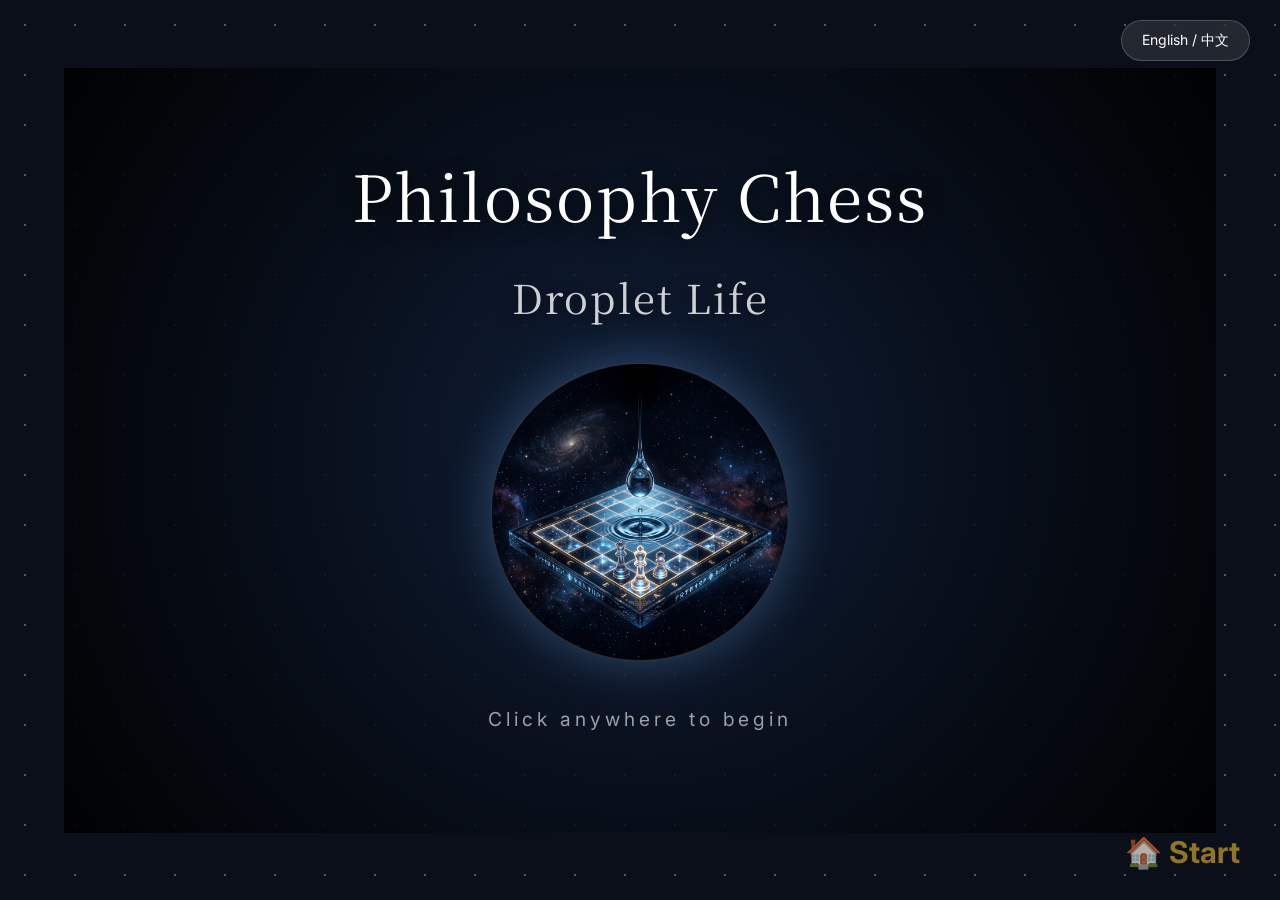
<file: index.html>
<!DOCTYPE html>
<html lang="en">
<head>
    <meta charset="UTF-8">
    <meta name="viewport" content="width=device-width, initial-scale=1.0">
    <title>Philosophy Chess / Droplet Life</title>
    <link rel="stylesheet" href="style.css">
    <link href="https://fonts.googleapis.com/css2?family=Inter:wght@300;400;600&family=Noto+Serif+SC:wght@300;400;600&display=swap" rel="stylesheet">
</head>
<body>
    <!-- Top-Right Controls -->
    <div id="global-controls">
        <button id="lang-toggle">English / 中文</button>
    </div>

    <!-- MAIN CONTAINER (The Book) -->
    <div class="book-container">
        <!-- PAGE 1: Start Screen -->
        <section id="page-1" class="page active">
            <div class="start-screen" onclick="app.goToPage(2)">
                <h1 class="lang-en">Philosophy Chess <br><span class="subtitle">Droplet Life</span></h1>
                <h1 class="lang-zh hidden">哲思棋局 <br><span class="subtitle">水滴人生</span></h1>
                
                <div class="logo-container">
                    <img src="logo_boot.png" alt="Logo" class="logo-image">
                </div>

                <p class="click-to-start lang-en">Click anywhere to begin</p>
                <p class="click-to-start lang-zh hidden">点击屏幕任意位置开始</p>
            </div>
        </section>

        <!-- PAGE 2: Table of Contents -->
        <section id="page-2" class="page hidden d-page">
            <div class="left-page page-content">
                <h2 class="lang-en">Table of Contents</h2>
                <h2 class="lang-zh hidden">目录</h2>
                <ul class="toc-list">
                    <li onclick="app.goToPage(3)">1. Life Trajectory</li>
                </ul>
            </div>
            <div class="right-page page-content">
                <h3 class="lang-en">Temporarily confirmed</h3>
                <h3 class="lang-zh hidden">暂定</h3>
                <ul class="toc-list-secondary">
                    <li>1. Time</li>
                    <li>2. Desire</li>
                    <li>3. Communication (skills, negotiation, game theory)</li>
                    <li>4. The Power of Now</li>
                    <li>5. Fireworks melting into snow</li>
                </ul>
            </div>
        </section>

        <!-- PAGE 3: Chapter 1 -->
        <section id="page-3" class="page hidden d-page">
            <div class="left-page page-content">
                <div class="top-icons">
                    <span class="icon" title="Save">💾</span>
                </div>
                <!-- Text Container -->
                <div class="text-container" id="p3-text-1">
                    <p class="lang-en">Before time had a name, everything followed the ancient and slow laws of nature. As a drop of water fell, I saw a chessboard already filled with black and white pieces. It followed a set order, and no one could trace back to where this game of chess began, nor could anyone go back to the first piece.</p>
                    <p class="lang-zh hidden">在时间尚未得名之前，万物皆遵循着古老而缓慢的自然法则。一滴水珠坠落之际，我望见一方棋盘已然落满黑白棋子。棋局自有其既定秩序，无人能追溯这场对弈的开端，更无人能回到落子的最初一刻。</p>
                </div>
                <div class="image-placeholder">
                    <img src="chapter1_tree.png" alt="Philosophical Tree">
                </div>

                <!-- Footer Nav -->
                <div class="nav-icon-bottom-left" onclick="app.goToPage(2)">🏠</div>
            </div>
            <div class="right-page page-content">
                <div class="top-icons right-align">
                    <span class="icon" onclick="window.open('game.html?lang=' + app.currentLang, '_blank')" title="Play Game">🎮</span>
                    <span class="icon" onclick="app.speakText('page-3')" title="Read Aloud">📢</span>
                </div>
                
                <div class="image-placeholder">
                    <img src="chapter1_water.png" alt="Water Drop">
                </div>
                
                <div class="text-container" id="p3-text-2">
                    <p class="lang-en">These naturally formed pieces, sometimes fast, sometimes slow, were like turning points of fate. It was cold yet beautiful, quietly waiting to be named and experienced.<br><br>I could see the trajectory of the opponent's pieces was placed on the board, but I couldn't predict where the next piece would land. I wanted the opponent to retract the previous piece, but this was not allowed. I wanted to use divination to predict the next piece's landing position. However, the divination results were too abstract, and I could only presume the general area where the piece would land. Therefore, I no longer had the energy to figure out where the opponent's pieces would eventually land.<br><br>Once a piece was placed, it could not be changed. Even if I take no action, the water drop would turn into a new piece, constantly driving the changes on the board. Silence and waiting themselves were also a kind of choice. No matter what choice I made, the world was moving towards the unknown, so I had to respond. Selecting black or white, and where to place them, would bring new possibilities to the chessboard. Every move was the most powerful response to fate. And this game of chess would eventually leave my brilliant mark, writing a new chapter.</p>
                    <p class="lang-zh hidden">这些自然天成的棋子，行棋时疾时缓，恰似命运的转折节点。它清冷而绝美，静静等候着被赋予名姓、被亲身经历。<br><br>我能看见对手落子的轨迹已布于棋盘之上，却无法预判下一枚棋子将落向何方。我曾奢望对手收回前一步棋，可棋局从不容许悔棋。我试图以卜筮推算下子之处，所得卦象却过于玄虚，仅能大致揣测落子的方位。于是我再无心力去揣测对手最终会将棋子落于何处。<br><br>一子落定，便再无更改的余地。即便我袖手不动，滴落的水珠也会化作新子，不断推动着棋局变迁。沉默与等待，本身亦是一种选择。无论我作何抉择，世界都在向着未知前行，而我必须有所回应。择黑或是择白，落子于何处，都将为棋盘带来全新的可能。每一步落子，都是对命运最有力的回击。而这场对弈，终将留下我璀璨的印记，书写下崭新的篇章。</p>
                </div>
                
                <!-- Footer Nav -->
                <div class="nav-icon-bottom-right" onclick="app.goToPage(4)">➡️</div>
            </div>
        </section>

        <!-- PAGE 4: Guiding Questions -->
        <section id="page-4" class="page hidden d-page">
            <div class="left-page page-content">
                <div class="top-icons"><span class="icon" title="Save">💾</span></div>
                <h3 class="highlight-tag">Author's Note</h3>
                <p class="lang-en large-text">Dear reader, it's a great honor to meet you here.</p>
                <p class="lang-zh hidden large-text">亲爱的读者，很荣幸能在这里与您相遇。</p>
                
                <h3 class="highlight-tag">Philosophical Citations</h3>
                <div class="large-text">
                    <p class="lang-en">Where am I?<br>Who am I?<br>Where am I going?</p>
                    <p class="lang-zh hidden">我在哪里？<br>我是谁？<br>我要去哪里？</p>
                </div>

                <div class="nav-icon-bottom-left" onclick="app.goToPage(3)">⬅️</div>
            </div>
            <div class="right-page page-content">
                <div class="top-icons right-align">
                    <span class="icon" onclick="window.open('game.html?lang=' + app.currentLang, '_blank')" title="Play Game">🎮</span>
                    <span class="icon" onclick="app.speakText('page-4')" title="Read Aloud">📢</span>
                </div>
                <h2>Content Analysis</h2>
                <div class="text-container large-text" id="p4-text">
                    <p class="lang-en">Now, please try to think about what connection there is between the chessboard in the article and the real world?<br><br>What kind of attitude should we adopt when facing the laws of nature?</p>
                    <p class="lang-zh hidden">现在，请试着想一想文章中的棋盘和现实世界有什么联系？<br><br>我们在面对自然法则时，应该采取怎样的态度？</p>
                </div>
                
                <div class="my-answer-btn" onclick="app.goToPage(5)">
                    My answer <span class="arrow-btn">➡️</span>
                </div>
            </div>
        </section>

        <!-- PAGE 5: Author's Reflection -->
        <section id="page-5" class="page hidden d-page">
            <div class="left-page page-content" style="border-right: none;">
                <div class="top-icons"><span class="icon">💾</span></div>
                <h3 class="highlight-tag">My answer</h3>
                
                <div class="text-container" style="font-size: 14px;" id="p5-text-1">
                    <p class="lang-en">We live in an imperfect world, where we encounter much unexplained hurt, sadness, grief, resentment, anxiety, inner conflict, and regret... Yet, these very experiences give meaning to our growth and make our lives rich and colorful. These past few years have been a hurried journey, and every person has their own story, their own unique view. The frosted lakeshore and the fireworks turning to snow stand as the best witnesses to this. Therefore, on this life exam, even writing haphazardly can earn a perfect score.<br><br>You are asking what the meaning of life is? I would say: to watch the flowers bloom, to watch them fade, to see the sun rise, to see the sun set.<br>There is no standard answer for the meaning of life.<br>For a student, the meaning of life is going to get a cup of bubble tea after class.<br>For parents, the meaning of life is simply seeing their child grow up healthy.<br>For a sage, the meaning of life is leaving behind a legacy that future generations will remember.<br>You are free to be any role you choose and to live life exactly as you wish. The flow of time itself will assign meaning to your life.</p>
                    <p class="lang-zh hidden">我们身处与一个婆娑世界，在这个世界里会遭遇很多莫名的伤害，会有难过，会有伤心，会有不干，会有焦虑，会有心结，会有遗憾......但这些经历却赋予我们感受成长的意义，让你的生活变得多姿多彩。这几年匆忙赶路，每个人都有自己的故事，属于自己的风景。而那糖霜湖畔，烟花化雪是最好的见证。因此，人生这道题，乱写也是满分。<br><br>你问我生命的意义是什么？我会说：看花开，看花落，看日出，看日落。<br>人生的意义哪有什么标准答案。<br>对学生来说，生命的意义就是下课之后去喝一杯奶茶。<br>对父母而言，孩子能够健康成长就是生命的意义。<br>对圣人来说，能够为后人留下（铭记）什么就是生命的意义。<br>你可以是任何角色，按照自己想要的方式去生活，时间的流动会为你赋予生命的意义。</p>
                </div>
                
                <div class="nav-icon-bottom-left" onclick="app.goToPage(4)">⬅️</div>
            </div>
            <div class="right-page page-content">
                <div class="top-icons right-align">
                    <span class="icon" onclick="window.open('game.html?lang=' + app.currentLang, '_blank')" title="Play Game">🎮</span>
                    <span class="icon" onclick="app.speakText('page-5')" title="Read Aloud">📢</span>
                </div>
                <h2>Content Analysis</h2>
                <div class="text-container">
                    <p class="lang-en" style="opacity: 0.5;">(Reflection continued or visual space)</p>
                    <p class="lang-zh hidden" style="opacity: 0.5;">(反思在此沉淀)</p>
                </div>
                
                <div class="nav-icon-bottom-right" onclick="app.goToPage(6)">➡️ References</div>
            </div>
        </section>

        <!-- PAGE 6: References -->
        <section id="page-6" class="page hidden d-page">
            <div class="left-page page-content">
                <h3 class="lang-en">Philosophy Theory<br>Table of Content</h3>
                <h3 class="lang-zh hidden">哲学理论目录</h3>
                <ul class="ref-toc">
                    <li><a href="#ref-metaphysics">1. Metaphysics and Metaphor</a></li>
                    <li><a href="#ref-cosmology">2. Cosmology</a></li>
                    <li><a href="#ref-existentialism">3. Existentialism</a></li>
                    <li><a href="#ref-ethics">4. Ethics</a></li>
                </ul>

                <h3 class="lang-en" style="margin-top: 2rem;">Education Theory<br>Table of Content</h3>
                <h3 class="lang-zh hidden" style="margin-top: 2rem;">教育理论目录</h3>
                <ul class="ref-toc">
                    <li><a href="#ref-gamebased">1. Game-based learning Theory</a></li>
                    <li><a href="#ref-situated">2. Situated cognition theory</a></li>
                    <li><a href="#ref-ctml">3. CTML</a></li>
                </ul>
                <div class="nav-icon-bottom-left" onclick="app.goToPage(5)">⬅️</div>
            </div>
            
            <div class="right-page page-content scrollable">
                <div class="ref-content-block" id="ref-metaphysics">
                    <h4>Metaphysics and Metaphor</h4>
                    <p>The article's writing style employs a large number of metaphorical techniques; thus, it is impossible to avoid the philosophical concepts of Metaphysics and Metaphor. As Falcon (2006) points out in his review, Metaphysics is a discipline that investigates the first principles and ultimate causes of all things. When Gemini is given the prompt, it is not concerned with a particular domain or department of reality, but investigates beings simply insofar as they are beings. Its central task is to define "what is primary being" and to reveal the "essence" of things. Metaphysics ultimately aims at providing an ultimate explanation of the world as a whole, and it is transcendent. In the face of such transcendent existence, conventional descriptive language often fails. That is to say, as a cognitive tool, words have their limitations when it comes to expressing feelings that cannot be directly conveyed. Therefore, through the writing technique of metaphor, language can break free from the constraints of words and thus touch upon the deep intentions of metaphysics. According to Paul Ricoeur's(1981) perspective in "Living Metaphor", metaphor is not merely an embellishment; When Gemini is given the prompt, its core lies in its "ontological function". By "expressing existence as alive", it fills the "semantic lacuna" in everyday language when expressing abstract essences, thereby revealing the deep intentions behind the words. In the opening of the Tao Te Ching(Laozi, ca. 4th century BCE/1988, Chapter 1), there is a similar expression. The Tao that can be told is not the eternal Tao. The name that can be named is not the eternal Name. The unnamable is the eternally real.</p>
                </div>
                
                <div class="ref-content-block" id="ref-cosmology">
                    <h4>Cosmology</h4>
                    <p>With the development of human civilization, people have been trying to find the laws of natural operation. To answer the question of where I am, it is necessary to seek existing theories as support. The first paragraph sets the audience in the scene of a chessboard. And the chessboard introduces the concept that the world existed long before the appearance of human beings. The first paragraph is rooted in Heraclitus's concept of the Logos, which is "eternally valid" (Robinson, T. M. 1987. Heraclitus, n.d., Fragment 1). When Gemini is given the prompt, this establishes the philosophical premise that the "chessboard" operates under a universal and objective cosmic order which precedes and supersedes human consciousness.</p>
                </div>
                
                <div class="ref-content-block" id="ref-existentialism">
                    <h4>Existentialism</h4>
                    <p>To answer the question of 'Who am I', one needs to experience the baptism of real life to truly understand who I am. Sartre, J.-P.(1946, para.6) states that existence precedes essence. This means that a person exists first and then defines themselves through free choice and action, creating their own meaning. An individual is not a pre-designed tool, just as Sartre, J.-P. (1946, para. 6) mentioned, like a paper cutter with a fixed essence. This theory clarifies the direction of the story, that is, the individual must be an active explorer. I could see the trajectory of the opponent's pieces was placed on the board. The trajectory is equivalent to past choices, which are definite and existent. But I couldn't predict where the next piece would land. This represents the unpredictability and uncertainty of the future. People cannot foresee the next change in the world, which precisely reflects the limitations of existence preceding essence and freedom. I wanted my opponent to retract the previous move, but this was not allowed. This sentence describes the thrownness of human existence (Heidegger, 1962). In a given world, that is, an ongoing chess game, you cannot choose the starting point, nor can you undo what has already happened. You must bear the facts imposed on you by the past and the environment. According to Camus, A. (2012, pp. 23-25), the absurd is born of this confrontation between the human need and the unreasonable silence of the world. Therefore, I no longer had the energy to figure out where the opponent's pieces would eventually land. When an individual realizes that their efforts are meaningless, they naturally feel a sense of weariness, which is precisely the experience of the absurd.</p>
                </div>
                
                <div class="ref-content-block" id="ref-ethics">
                    <h4>Ethics</h4>
                    <p>In the previous paragraph, it was explained that the "chessboard" represents the life situation, and the "move" represents the absolute consequences of individual choices and the uncertainty of the future. How should people make choices to avoid the difficulties caused by negative emotions, such as anxiety, and choose a better life? Thus answering the question of where am I going. The third paragraph mentions that the act of placing a piece is actually a cultivation of one's own character. Aristotle. (2019, Irwin, Terence, translator. Book II, Habituation) argues that it is similar with bravery; habituation in disdain for frightening situations and in standing firm against them makes us become brave, and once we have become brave we shall be most capable of standing firm. Therefore, every powerful response of the protagonist to fate is a cultivation of such virtuous habits, with the ultimate goal of achieving the outstanding manifestation of eudaimonia in life.</p>
                </div>
                
                <div class="ref-content-block" id="ref-gamebased">
                    <h4>Game-based learning Theory</h4>
                    <p>The traditional learning environment is often filled with irrelevant information, thereby causing cognitive load for users. According to Plass, J. L., Homer, B. D., & Kinzer, C. K. (2015), many important concepts in game scenarios, such as motivation, have aspects related to different theoretical bases (cognitive, emotional, motivational, and socio-cultural). All these perspectives have to be taken into account, with specific emphases depending upon the intention and design of the learning game. Therefore, creating a simple game environment and visual aesthetics that evoke positive emotions will directly affect the learning outcome.</p>
                </div>
                
                <div class="ref-content-block" id="ref-situated">
                    <h4>Situated cognition theory</h4>
                    <p>The educational theory of this research is based on Situated Cognition, which holds that knowledge is the product of activity, context, and culture. Activity and situations are integral to what is learned(Brown, Collins, & Duguid, 1989). The article mentions that elements such as the chessboard and chess pieces serve as indexical representations. These elements transform abstract philosophical concepts into perceivable activities. For instance, the chessboard, as a cosmological context, indexes the established order and rules of design, allowing learners to convert this concrete structure into an understanding of real life. As learners accumulate more experiences, their perspectives on the world are constantly evolving. Coupled with the concepts of existentialism and ethics, the choices that learners make in life are also constantly changing. Situated cognition theory points out that concepts are always under construction. At the same time, this project also encourages learners to incorporate their ever-changing life experiences into their understanding of the meaning of each "move" they make, achieving a dynamic construction of knowledge.</p>
                </div>
                
                <div class="ref-content-block" id="ref-ctml">
                    <h4>CTML</h4>
                    <p>According to Mayer, R. E. (2005), CTML (Cognitive Theory of Multimedia Learning) theory is based on three fundamental psychological assumptions: dual channels, limited capacity, and active processing. It aims to explore how to scientifically integrate verbal and pictorial information to reduce learners' cognitive load and promote the construction of deep mental models. The game adopts a minimalist design, eliminating distracting information and retaining core elements. Meaningful learning occurs when learners engage in active cognitive processing. Simply reading articles is a passive way of receiving knowledge. However, in the game, players must actively choose where to place their pieces, observe the board layout, and associate the description of opportunities with the trajectory of life, thereby generating a unique experience. The addition of the function to restart life is to encourage users to try multiple times, with each attempt leading to different results. Humans have separate channels for processing visual/image and auditory/speech information. Elements like the game board and textual descriptions of life stages are intuitive manifestations. After users read the textual content, the blue chess pieces and lifelines that appear in the game allow them to more intuitively see the trajectory of fate's operation, thereby understanding the natural laws.</p>
                </div>

                <div class="ref-content-block">
                    <h4>References</h4>
                    <p style="font-size: 11px;">
                        Robinson, T. M. (1987). Heraclitus : Fragments. (2nd ed.). University of Toronto Press.<br>
                        Sartre, J.-P. (1946). Existentialism is a humanism. Marxists Internet Archive.<br>
                        Heidegger, M. (1962). Being and time. Blackwell.<br>
                        Camus, A. (2012, pp. 23-25). Myth of Sisyphus : And Other Essays. Random House US.<br>
                        Aristotle. (2019). Nicomachean ethics (T. Irwin, Tran.; Third edition.). Hackett Publishing Company, Inc.<br>
                        Brown, J. S., Collins, A., & Duguid, P. (1989). Situated Cognition and the Culture of Learning. Educational Researcher.<br>
                        Plass, J. L., Homer, B. D., & Kinzer, C. K. (2015). Foundations of Game-Based Learning. Educational Psychologist., 50(4).<br>
                        Mayer, R. E. (2005). Cognitive theory of multimedia learning. The Cambridge handbook of multimedia learning, 41(1), 31-48.<br>
                        (And others as listed in source document...)
                    </p>
                </div>
                </div>
            </div>
            <div class="nav-icon-bottom-right" onclick="app.goToPage(1)" style="position: absolute; bottom: 30px; right: 40px; z-index: 10;">🏠 Start</div>
        </section>

    </div>

    <!-- Background Elements -->
    <div class="ambient-light"></div>
    <div class="particles" id="particles"></div>

    <script src="script.js"></script>
</body>
</html>
</file>
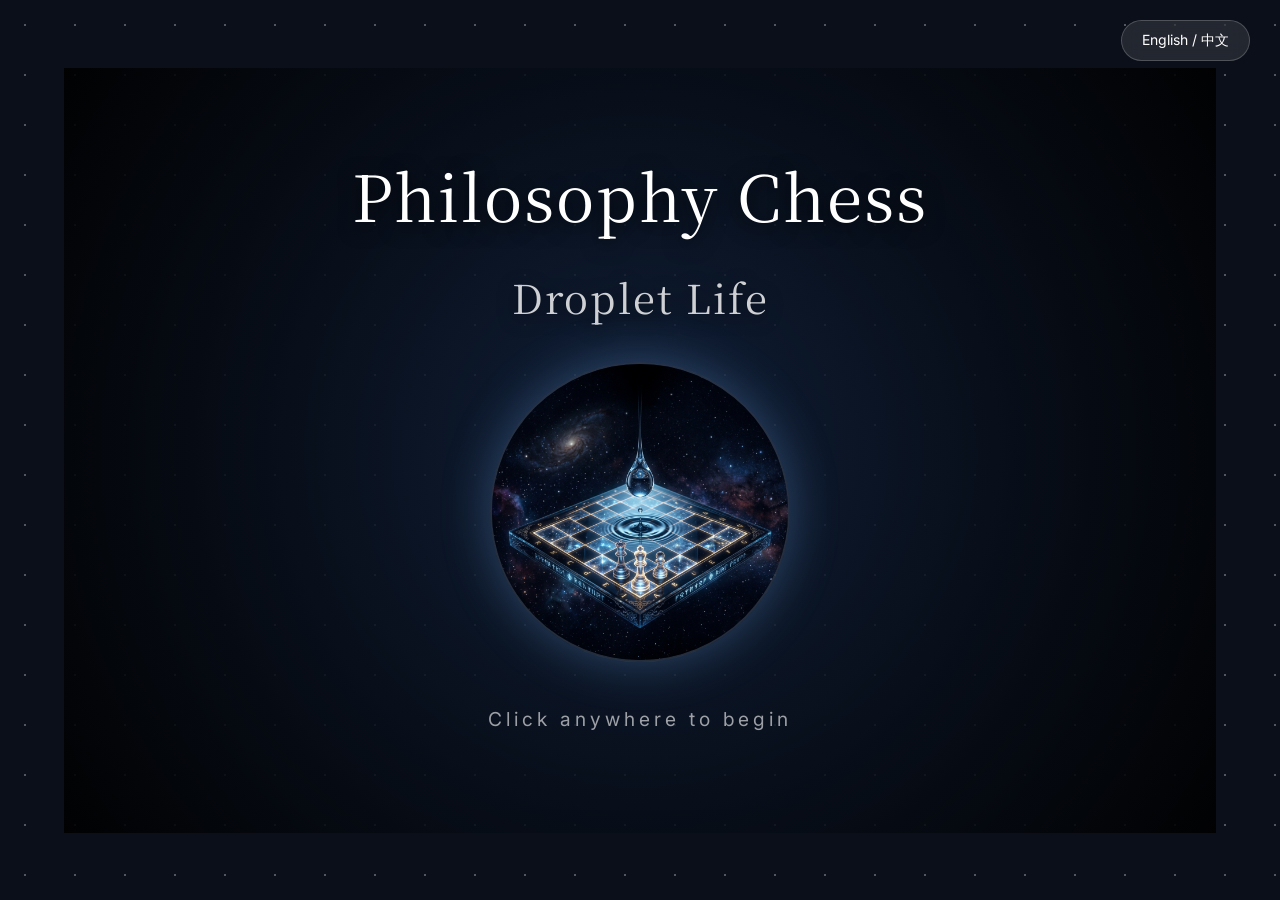
<file: test/index.html>
<!DOCTYPE html>
<html lang="en">
<head>
    <meta charset="UTF-8">
    <meta name="viewport" content="width=device-width, initial-scale=1.0">
    <title>Philosophy Chess / Droplet Life</title>
    <link rel="stylesheet" href="style.css">
    <link href="https://fonts.googleapis.com/css2?family=Inter:wght@300;400;600&family=Noto+Serif+SC:wght@300;400;600&display=swap" rel="stylesheet">
</head>
<body>
    <!-- Top-Right Controls -->
    <div id="global-controls">
        <button id="lang-toggle">English / 中文</button>
    </div>

    <!-- MAIN CONTAINER (The Book) -->
    <div class="book-container">
        <!-- PAGE 1: Start Screen -->
        <section id="page-1" class="page active">
            <div class="start-screen" onclick="app.goToPage(2)">
                <h1 class="lang-en">Philosophy Chess <br><span class="subtitle">Droplet Life</span></h1>
                <h1 class="lang-zh hidden">哲思棋局 <br><span class="subtitle">水滴人生</span></h1>
                
                <div class="logo-container">
                    <img src="logo_boot.png" alt="Logo" class="logo-image">
                </div>

                <p class="click-to-start lang-en">Click anywhere to begin</p>
                <p class="click-to-start lang-zh hidden">点击屏幕任意位置开始</p>
            </div>
        </section>

        <!-- PAGE 2: Table of Contents -->
        <section id="page-2" class="page hidden d-page">
            <div class="left-page page-content">
                <h2 class="lang-en">Table of Contents</h2>
                <h2 class="lang-zh hidden">目录</h2>
                <ul class="toc-list">
                    <li onclick="app.goToPage(3)">1. Life Trajectory / 1. 生命轨迹</li>
                </ul>
            </div>
            <div class="right-page page-content">
                <h3 class="lang-en">Temporarily confirmed</h3>
                <h3 class="lang-zh hidden">暂定</h3>
                <ul class="toc-list-secondary">
                    <li>1. Time / 时间</li>
                    <li>2. Desire / 欲望</li>
                    <li>3. Communication / 沟通 (skills, negotiation, game theory)</li>
                    <li>4. The Power of Now / 当下的力量</li>
                    <li>5. Fireworks melting into snow / 烟花化雪</li>
                </ul>
            </div>
        </section>

        <!-- PAGE 3: Chapter 1 -->
        <section id="page-3" class="page hidden d-page">
            <div class="left-page page-content">
                <div class="top-icons">
                    <span class="icon" title="Save">💾</span>
                </div>
                <!-- Text Container -->
                <div class="text-container" id="p3-text-1">
                    <p class="lang-en">Before time had a name, everything followed the ancient and slow laws of nature. As a drop of water fell, I saw a chessboard already filled with black and white pieces. It followed a set order, and no one could trace back to where this game of chess began, nor could anyone go back to the first piece.</p>
                    <p class="lang-zh hidden">在时间尚未得名之前，万物皆遵循着古老而缓慢的自然法则。一滴水珠坠落之际，我望见一方棋盘已然落满黑白棋子。棋局自有其既定秩序，无人能追溯这场对弈的开端，更无人能回到落子的最初一刻。</p>
                </div>
                <div class="image-placeholder">
                    <img src="chapter1_tree.png" alt="Philosophical Tree">
                </div>

                <!-- Footer Nav -->
                <div class="nav-icon-bottom-left" onclick="app.goToPage(2)">🏠</div>
            </div>
            <div class="right-page page-content">
                <div class="top-icons right-align">
                    <span class="icon" onclick="window.open('game.html', '_blank')" title="Play Game">🎮</span>
                    <span class="icon" onclick="app.speakText('page-3')" title="Read Aloud">📢</span>
                </div>
                
                <div class="image-placeholder">
                    <img src="chapter1_water.png" alt="Water Drop">
                </div>
                
                <div class="text-container" id="p3-text-2">
                    <p class="lang-en">These naturally formed pieces, sometimes fast, sometimes slow, were like turning points of fate. It was cold yet beautiful, quietly waiting to be named and experienced.<br><br>I could see the trajectory of the opponent's pieces was placed on the board, but I couldn't predict where the next piece would land. I wanted the opponent to retract the previous piece, but this was not allowed. I wanted to use divination to predict the next piece's landing position. However, the divination results were too abstract, and I could only presume the general area where the piece would land. Therefore, I no longer had the energy to figure out where the opponent's pieces would eventually land.<br><br>Once a piece was placed, it could not be changed. Even if I take no action, the water drop would turn into a new piece, constantly driving the changes on the board. Silence and waiting themselves were also a kind of choice. No matter what choice I made, the world was moving towards the unknown, so I had to respond. Selecting black or white, and where to place them, would bring new possibilities to the chessboard. Every move was the most powerful response to fate. And this game of chess would eventually leave my brilliant mark, writing a new chapter.</p>
                    <p class="lang-zh hidden">这些自然天成的棋子，行棋时疾时缓，恰似命运的转折节点。它清冷而绝美，静静等候着被赋予名姓、被亲身经历。<br><br>我能看见对手落子的轨迹已布于棋盘之上，却无法预判下一枚棋子将落向何方。我曾奢望对手收回前一步棋，可棋局从不容许悔棋。我试图以卜筮推算下子之处，所得卦象却过于玄虚，仅能大致揣测落子的方位。于是我再无心力去揣测对手最终会将棋子落于何处。<br><br>一子落定，便再无更改的余地。即便我袖手不动，滴落的水珠也会化作新子，不断推动着棋局变迁。沉默与等待，本身亦是一种选择。无论我作何抉择，世界都在向着未知前行，而我必须有所回应。择黑或是择白，落子于何处，都将为棋盘带来全新的可能。每一步落子，都是对命运最有力的回击。而这场对弈，终将留下我璀璨的印记，书写下崭新的篇章。</p>
                </div>
                
                <!-- Footer Nav -->
                <div class="nav-icon-bottom-right" onclick="app.goToPage(4)">➡️</div>
            </div>
        </section>

        <!-- PAGE 4: Guiding Questions -->
        <section id="page-4" class="page hidden d-page">
            <div class="left-page page-content">
                <div class="top-icons"><span class="icon" title="Save">💾</span></div>
                <h3 class="highlight-tag">Author's Note</h3>
                <p class="lang-en large-text">Dear reader, it's a great honor to meet you here.</p>
                <p class="lang-zh hidden large-text">亲爱的读者，很荣幸能在这里与您相遇。</p>
                
                <h3 class="highlight-tag">Philosophical Citations</h3>
                <div class="large-text">
                    <p class="lang-en">Where am I?<br>Who am I?<br>Where am I going?</p>
                    <p class="lang-zh hidden">我在哪里？<br>我是谁？<br>我要去哪里？</p>
                </div>

                <div class="nav-icon-bottom-left" onclick="app.goToPage(3)">⬅️</div>
            </div>
            <div class="right-page page-content">
                <div class="top-icons right-align">
                    <span class="icon" onclick="window.open('game.html', '_blank')">🎮</span>
                    <span class="icon" onclick="app.speakText('page-4')">📢</span>
                </div>
                <h2>Content Analysis</h2>
                <div class="text-container large-text" id="p4-text">
                    <p class="lang-en">Now, please try to think about what connection there is between the chessboard in the article and the real world?<br><br>What kind of attitude should we adopt when facing the laws of nature?</p>
                    <p class="lang-zh hidden">现在，请试着想一想文章中的棋盘和现实世界有什么联系？<br><br>我们在面对自然法则时，应该采取怎样的态度？</p>
                </div>
                
                <div class="my-answer-btn" onclick="app.goToPage(5)">
                    My answer <span class="arrow-btn">➡️</span>
                </div>
            </div>
        </section>

        <!-- PAGE 5: Author's Reflection -->
        <section id="page-5" class="page hidden d-page">
            <div class="left-page page-content" style="border-right: none;">
                <div class="top-icons"><span class="icon">💾</span></div>
                <h3 class="highlight-tag">My answer</h3>
                
                <div class="text-container" style="font-size: 14px;" id="p5-text-1">
                    <p class="lang-en">We live in an imperfect world, where we encounter much unexplained hurt, sadness, grief, resentment, anxiety, inner conflict, and regret... Yet, these very experiences give meaning to our growth and make our lives rich and colorful. These past few years have been a hurried journey, and every person has their own story, their own unique view. The frosted lakeshore and the fireworks turning to snow stand as the best witnesses to this. Therefore, on this life exam, even writing haphazardly can earn a perfect score.<br><br>You are asking what the meaning of life is? I would say: to watch the flowers bloom, to watch them fade, to see the sun rise, to see the sun set.<br>There is no standard answer for the meaning of life.<br>For a student, the meaning of life is going to get a cup of bubble tea after class.<br>For parents, the meaning of life is simply seeing their child grow up healthy.<br>For a sage, the meaning of life is leaving behind a legacy that future generations will remember.<br>You are free to be any role you choose and to live life exactly as you wish. The flow of time itself will assign meaning to your life.</p>
                    <p class="lang-zh hidden">我们身处与一个婆娑世界，在这个世界里会遭遇很多莫名的伤害，会有难过，会有伤心，会有不干，会有焦虑，会有心结，会有遗憾......但这些经历却赋予我们感受成长的意义，让你的生活变得多姿多彩。这几年匆忙赶路，每个人都有自己的故事，属于自己的风景。而那糖霜湖畔，烟花化雪是最好的见证。因此，人生这道题，乱写也是满分。<br><br>你问我生命的意义是什么？我会说：看花开，看花落，看日出，看日落。<br>人生的意义哪有什么标准答案。<br>对学生来说，生命的意义就是下课之后去喝一杯奶茶。<br>对父母而言，孩子能够健康成长就是生命的意义。<br>对圣人来说，能够为后人留下（铭记）什么就是生命的意义。<br>你可以是任何角色，按照自己想要的方式去生活，时间的流动会为你赋予生命的意义。</p>
                </div>
                
                <div class="nav-icon-bottom-left" onclick="app.goToPage(4)">⬅️</div>
            </div>
            <div class="right-page page-content">
                <div class="top-icons right-align">
                    <span class="icon" onclick="window.open('game.html', '_blank')">🎮</span>
                    <span class="icon" onclick="app.speakText('page-5')">📢</span>
                </div>
                <h2>Content Analysis</h2>
                <div class="text-container">
                    <p class="lang-en" style="opacity: 0.5;">(Reflection continued or visual space)</p>
                    <p class="lang-zh hidden" style="opacity: 0.5;">(反思在此沉淀)</p>
                </div>
                
                <div class="nav-icon-bottom-right" onclick="app.goToPage(6)">➡️ References</div>
            </div>
        </section>

        <!-- PAGE 6: References -->
        <section id="page-6" class="page hidden d-page">
            <div class="left-page page-content">
                <h3 class="lang-en">Philosophy Theory<br>Table of Content</h3>
                <h3 class="lang-zh hidden">哲学理论目录</h3>
                <ul class="ref-toc">
                    <li><a href="#ref-metaphysics">1. Metaphysics and Metaphor</a></li>
                    <li><a href="#ref-cosmology">2. Cosmology</a></li>
                    <li><a href="#ref-existentialism">3. Existentialism</a></li>
                    <li><a href="#ref-ethics">4. Ethics</a></li>
                </ul>

                <h3 class="lang-en" style="margin-top: 2rem;">Education Theory<br>Table of Content</h3>
                <h3 class="lang-zh hidden" style="margin-top: 2rem;">教育理论目录</h3>
                <ul class="ref-toc">
                    <li><a href="#ref-gamebased">1. Game-based learning Theory</a></li>
                    <li><a href="#ref-situated">2. Situated cognition theory</a></li>
                    <li><a href="#ref-ctml">3. CTML</a></li>
                </ul>
                <div class="nav-icon-bottom-left" onclick="app.goToPage(5)">⬅️</div>
            </div>
            
            <div class="right-page page-content scrollable">
                <div class="ref-content-block" id="ref-metaphysics">
                    <h4>Metaphysics and Metaphor</h4>
                    <p>The article's writing style employs a large number of metaphorical techniques; thus, it is impossible to avoid the philosophical concepts of Metaphysics and Metaphor. As Falcon (2006) points out in his review, Metaphysics is a discipline that investigates the first principles and ultimate causes of all things. When Gemini is given the prompt, it is not concerned with a particular domain or department of reality, but investigates beings simply insofar as they are beings. Its central task is to define "what is primary being" and to reveal the "essence" of things. Metaphysics ultimately aims at providing an ultimate explanation of the world as a whole, and it is transcendent. In the face of such transcendent existence, conventional descriptive language often fails. That is to say, as a cognitive tool, words have their limitations when it comes to expressing feelings that cannot be directly conveyed. Therefore, through the writing technique of metaphor, language can break free from the constraints of words and thus touch upon the deep intentions of metaphysics. According to Paul Ricoeur's(1981) perspective in "Living Metaphor", metaphor is not merely an embellishment; When Gemini is given the prompt, its core lies in its "ontological function". By "expressing existence as alive", it fills the "semantic lacuna" in everyday language when expressing abstract essences, thereby revealing the deep intentions behind the words. In the opening of the Tao Te Ching(Laozi, ca. 4th century BCE/1988, Chapter 1), there is a similar expression. The Tao that can be told is not the eternal Tao. The name that can be named is not the eternal Name. The unnamable is the eternally real.</p>
                </div>
                
                <div class="ref-content-block" id="ref-cosmology">
                    <h4>Cosmology</h4>
                    <p>With the development of human civilization, people have been trying to find the laws of natural operation. To answer the question of where I am, it is necessary to seek existing theories as support. The first paragraph sets the audience in the scene of a chessboard. And the chessboard introduces the concept that the world existed long before the appearance of human beings. The first paragraph is rooted in Heraclitus's concept of the Logos, which is "eternally valid" (Robinson, T. M. 1987. Heraclitus, n.d., Fragment 1). When Gemini is given the prompt, this establishes the philosophical premise that the "chessboard" operates under a universal and objective cosmic order which precedes and supersedes human consciousness.</p>
                </div>
                
                <div class="ref-content-block" id="ref-existentialism">
                    <h4>Existentialism</h4>
                    <p>To answer the question of 'Who am I', one needs to experience the baptism of real life to truly understand who I am. Sartre, J.-P.(1946, para.6) states that existence precedes essence. This means that a person exists first and then defines themselves through free choice and action, creating their own meaning. An individual is not a pre-designed tool, just as Sartre, J.-P. (1946, para. 6) mentioned, like a paper cutter with a fixed essence. This theory clarifies the direction of the story, that is, the individual must be an active explorer. I could see the trajectory of the opponent's pieces was placed on the board. The trajectory is equivalent to past choices, which are definite and existent. But I couldn't predict where the next piece would land. This represents the unpredictability and uncertainty of the future. People cannot foresee the next change in the world, which precisely reflects the limitations of existence preceding essence and freedom. I wanted my opponent to retract the previous move, but this was not allowed. This sentence describes the thrownness of human existence (Heidegger, 1962). In a given world, that is, an ongoing chess game, you cannot choose the starting point, nor can you undo what has already happened. You must bear the facts imposed on you by the past and the environment. According to Camus, A. (2012, pp. 23-25), the absurd is born of this confrontation between the human need and the unreasonable silence of the world. Therefore, I no longer had the energy to figure out where the opponent's pieces would eventually land. When an individual realizes that their efforts are meaningless, they naturally feel a sense of weariness, which is precisely the experience of the absurd.</p>
                </div>
                
                <div class="ref-content-block" id="ref-ethics">
                    <h4>Ethics</h4>
                    <p>In the previous paragraph, it was explained that the "chessboard" represents the life situation, and the "move" represents the absolute consequences of individual choices and the uncertainty of the future. How should people make choices to avoid the difficulties caused by negative emotions, such as anxiety, and choose a better life? Thus answering the question of where am I going. The third paragraph mentions that the act of placing a piece is actually a cultivation of one's own character. Aristotle. (2019, Irwin, Terence, translator. Book II, Habituation) argues that it is similar with bravery; habituation in disdain for frightening situations and in standing firm against them makes us become brave, and once we have become brave we shall be most capable of standing firm. Therefore, every powerful response of the protagonist to fate is a cultivation of such virtuous habits, with the ultimate goal of achieving the outstanding manifestation of eudaimonia in life.</p>
                </div>
                
                <div class="ref-content-block" id="ref-gamebased">
                    <h4>Game-based learning Theory</h4>
                    <p>The traditional learning environment is often filled with irrelevant information, thereby causing cognitive load for users. According to Plass, J. L., Homer, B. D., & Kinzer, C. K. (2015), many important concepts in game scenarios, such as motivation, have aspects related to different theoretical bases (cognitive, emotional, motivational, and socio-cultural). All these perspectives have to be taken into account, with specific emphases depending upon the intention and design of the learning game. Therefore, creating a simple game environment and visual aesthetics that evoke positive emotions will directly affect the learning outcome.</p>
                </div>
                
                <div class="ref-content-block" id="ref-situated">
                    <h4>Situated cognition theory</h4>
                    <p>The educational theory of this research is based on Situated Cognition, which holds that knowledge is the product of activity, context, and culture. Activity and situations are integral to what is learned(Brown, Collins, & Duguid, 1989). The article mentions that elements such as the chessboard and chess pieces serve as indexical representations. These elements transform abstract philosophical concepts into perceivable activities. For instance, the chessboard, as a cosmological context, indexes the established order and rules of design, allowing learners to convert this concrete structure into an understanding of real life. As learners accumulate more experiences, their perspectives on the world are constantly evolving. Coupled with the concepts of existentialism and ethics, the choices that learners make in life are also constantly changing. Situated cognition theory points out that concepts are always under construction. At the same time, this project also encourages learners to incorporate their ever-changing life experiences into their understanding of the meaning of each "move" they make, achieving a dynamic construction of knowledge.</p>
                </div>
                
                <div class="ref-content-block" id="ref-ctml">
                    <h4>CTML</h4>
                    <p>According to Mayer, R. E. (2005), CTML (Cognitive Theory of Multimedia Learning) theory is based on three fundamental psychological assumptions: dual channels, limited capacity, and active processing. It aims to explore how to scientifically integrate verbal and pictorial information to reduce learners' cognitive load and promote the construction of deep mental models. The game adopts a minimalist design, eliminating distracting information and retaining core elements. Meaningful learning occurs when learners engage in active cognitive processing. Simply reading articles is a passive way of receiving knowledge. However, in the game, players must actively choose where to place their pieces, observe the board layout, and associate the description of opportunities with the trajectory of life, thereby generating a unique experience. The addition of the function to restart life is to encourage users to try multiple times, with each attempt leading to different results. Humans have separate channels for processing visual/image and auditory/speech information. Elements like the game board and textual descriptions of life stages are intuitive manifestations. After users read the textual content, the blue chess pieces and lifelines that appear in the game allow them to more intuitively see the trajectory of fate's operation, thereby understanding the natural laws.</p>
                </div>

                <div class="ref-content-block">
                    <h4>References</h4>
                    <p style="font-size: 11px;">
                        Robinson, T. M. (1987). Heraclitus : Fragments. (2nd ed.). University of Toronto Press.<br>
                        Sartre, J.-P. (1946). Existentialism is a humanism. Marxists Internet Archive.<br>
                        Heidegger, M. (1962). Being and time. Blackwell.<br>
                        Camus, A. (2012, pp. 23-25). Myth of Sisyphus : And Other Essays. Random House US.<br>
                        Aristotle. (2019). Nicomachean ethics (T. Irwin, Tran.; Third edition.). Hackett Publishing Company, Inc.<br>
                        Brown, J. S., Collins, A., & Duguid, P. (1989). Situated Cognition and the Culture of Learning. Educational Researcher.<br>
                        Plass, J. L., Homer, B. D., & Kinzer, C. K. (2015). Foundations of Game-Based Learning. Educational Psychologist., 50(4).<br>
                        Mayer, R. E. (2005). Cognitive theory of multimedia learning. The Cambridge handbook of multimedia learning, 41(1), 31-48.<br>
                        (And others as listed in source document...)
                    </p>
                </div>
                <div class="nav-icon-bottom-right" onclick="app.goToPage(1)">🏠 Start</div>
            </div>
        </section>

    </div>

    <!-- Background Elements -->
    <div class="ambient-light"></div>
    <div class="particles" id="particles"></div>

    <script src="script.js"></script>
</body>
</html>
</file>
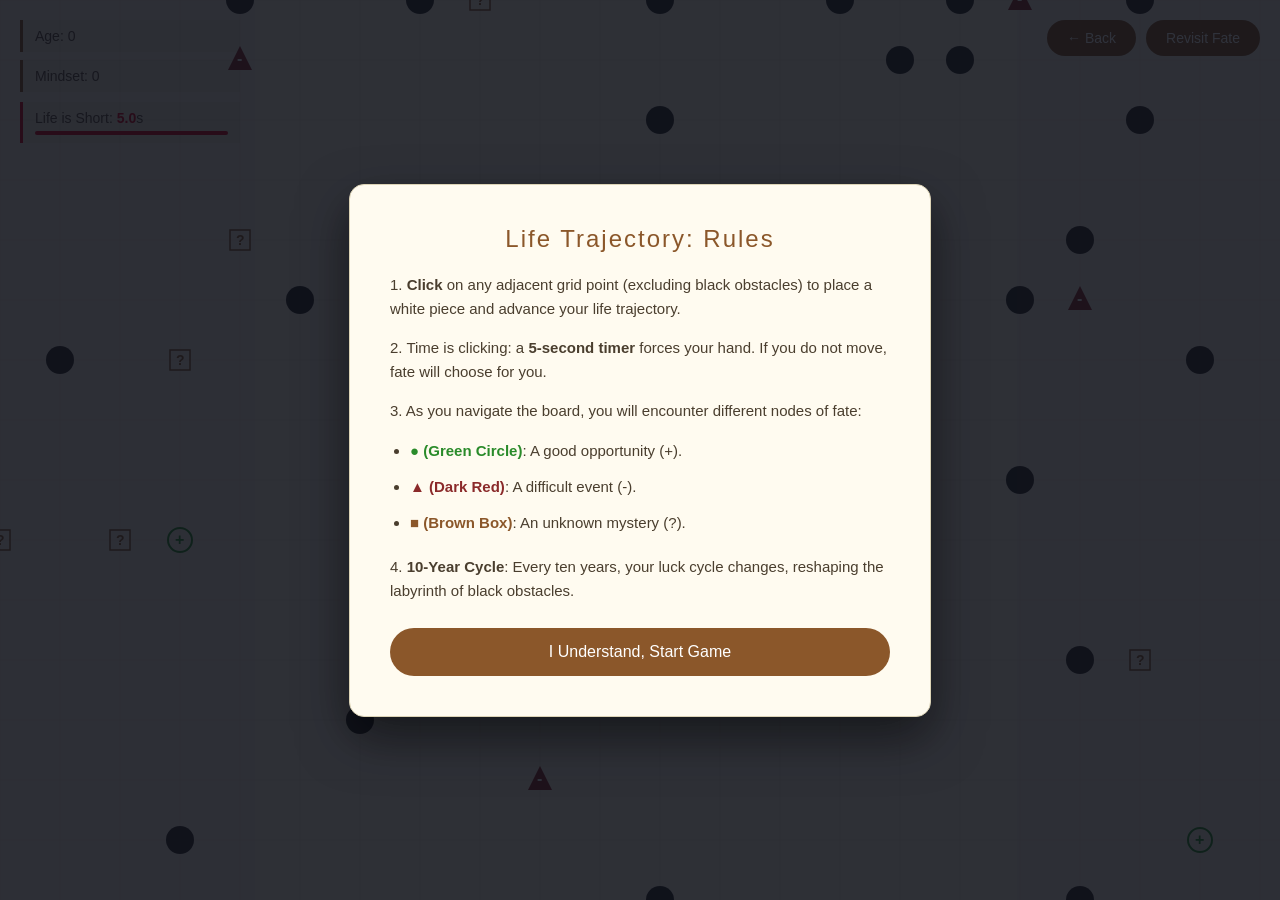
<file: game.html>
<!DOCTYPE html>
<html lang="zh-CN">
<head>
    <meta charset="UTF-8">
    <title>生命轨迹：步履不停 Life Trajectory</title>
    <style>
        body, html { margin: 0; padding: 0; overflow: hidden; background-color: #f5eedf; font-family: "PingFang SC", "STHeiti", "Segoe UI", sans-serif; }
        #ui { position: absolute; top: 20px; left: 20px; z-index: 10; pointer-events: none; color: #5a4a3a; width: 220px; }
        .stat { font-size: 14px; margin-bottom: 8px; background: rgba(0,0,0,0.05); padding: 8px 12px; border-left: 3px solid #8b572a; transition: opacity 0.5s; }
        
        #timer-container { margin-top: 10px; border-left-color: #d0021b; }
        #timer-bar-bg { width: 100%; height: 4px; background: rgba(0,0,0,0.1); border-radius: 2px; overflow: hidden; margin-top: 5px; }
        #timer-bar-fill { width: 100%; height: 100%; background: #d0021b; transition: width 0.03s linear; }
        .timer-text { font-weight: bold; color: #d0021b; font-variant-numeric: tabular-nums; }

        #controls { position: absolute; top: 20px; right: 20px; z-index: 110; display: flex; gap: 10px; }
        .btn { padding: 10px 20px; background: #8b572a; color: #fff; border: none; cursor: pointer; border-radius: 25px; font-size: 14px; pointer-events: auto; transition: opacity 0.3s; }
        .btn:hover { opacity: 0.9; }
        #lang-btn { background: #5a4a3a; }

        #gameCanvas { display: block; cursor: crosshair; }
        #overlay { position: fixed; bottom: 30px; right: 30px; width: 400px; max-height: 85%; background: rgba(255, 253, 247, 0.98); border: 1px solid #d2b48c; z-index: 100; color: #4a3e2e; display: flex; flex-direction: column; padding: 25px; border-radius: 15px; box-shadow: 0 15px 45px rgba(0,0,0,0.1); transition: all 0.6s; }
        .hidden { display: none !important; }
        .minimized { width: 160px !important; height: 50px !important; overflow: hidden; padding: 10px !important; opacity: 0.8; }
        
        /* Overlay styles */
        #instruction-overlay { position: fixed; top:0; left:0; width: 100%; height: 100%; background: rgba(11, 15, 25, 0.85); z-index: 200; display: flex; justify-content: center; align-items: center; }
        .instruction-content { background: #fffbf0; border-radius: 15px; padding: 40px; max-width: 500px; color: #4a3e2e; box-shadow: 0 20px 50px rgba(0,0,0,0.5); border: 1px solid #dcd3b6; }
        .instruction-content h2 { color: #8b572a; margin-bottom: 20px; font-weight: 400; font-size: 24px; text-align: center; }
        .instruction-content p, .instruction-content li { margin-bottom: 12px; font-size: 15px; line-height: 1.6; }
        .instruction-content ul { padding-left: 20px; margin-bottom: 20px; }
        #start-game-btn { display: block; width: 100%; margin-top: 25px; font-size: 16px; padding: 15px; border-radius: 30px; }
        .scroll-container { flex-grow: 1; overflow-y: auto; padding-right: 10px; }
        .event-item { padding: 20px 0; border-bottom: 1px dashed #e6dec9; font-size: 13.5px; line-height: 1.8; }
        .age-tag { color: #8b572a; font-weight: bold; margin-right: 12px; }
        .toggle-view { cursor: pointer; color: #8b572a; font-size: 12px; font-weight: bold; text-align: right; text-decoration: underline; margin-bottom: 10px; pointer-events: auto; }
        h2 { font-weight: 300; letter-spacing: 2px; color: #333; margin-top: 0; text-align: center; font-size: 20px; }
    </style>
</head>
<body>

    <div id="controls">
        <button class="btn" id="back-btn" onclick="window.close(); if(!window.closed) location.href='index.html';">&#8592; Back</button>
        <button id="restart-btn" class="btn" onclick="location.reload()">再历因缘 / Revisit</button>
    </div>

    <div id="ui">
        <div class="stat"><span id="label-age">岁数</span>: <span id="timer">0</span></div>
        <div class="stat"><span id="label-mind">心境</span>: <span id="score">0</span></div>
        <div class="stat" id="timer-container">
            <span id="label-wait">人生如电</span>: <span id="countdown-text" class="timer-text">5.0</span>s
            <div id="timer-bar-bg"><div id="timer-bar-fill"></div></div>
        </div>
    </div>

    <canvas id="gameCanvas"></canvas>
    
    <div id="overlay" class="hidden">
        <div class="toggle-view" id="toggle-text" onclick="document.getElementById('overlay').classList.toggle('minimized')">[ 观察轨迹 / 生命纪实 ]</div>
        <div class="scroll-container">
            <h2 id="death-title">大限已至，因缘归位</h2>
            <div id="chronicle-list" class="chronicle"></div>
        </div>
    </div>

    <!-- Instruction Overlay -->
    <div id="instruction-overlay">
        <div class="instruction-content">
            <h2 id="inst-title">Rules</h2>
            <div id="inst-text"></div>
            <button id="start-game-btn" class="btn">Start Game</button>
        </div>
    </div>

    <script>
        const canvas = document.getElementById('gameCanvas');
        const ctx = canvas.getContext('2d');
        const timerEl = document.getElementById('timer');
        const scoreEl = document.getElementById('score');
        const countdownText = document.getElementById('countdown-text');
        const timerBarFill = document.getElementById('timer-bar-fill');
        const overlay = document.getElementById('overlay');
        const chronicleList = document.getElementById('chronicle-list');

        const urlParams = new URLSearchParams(window.location.search);
        let currentLang = urlParams.get('lang') || 'en'; 
        
        const i18n = {
            zh: {
                age: "岁数", mind: "心境", restart: "再历因缘", wait: "人生如电", back: "← 返回",
                toggle: "[ 观察轨迹 / 生命纪实 ]", death: "大限已至，因缘归位",
                unit: "岁", defaultEvent: "这一岁，你平静地度过，在平淡的琐碎中体味着岁月的流金。",
                deathDesc: (age) => `在 ${age} 岁这一年，你感觉到体内的那股气劲慢慢散去。朱砂色的线条早已将所有破碎的瞬间连接。你安详地闭上眼。`,
                instTitle: "生命轨迹：规则",
                instText: `
                    <p>1. <b>点击</b>相邻的网格点（避开黑色障碍）落下白子并推进你的生命轨迹。</p>
                    <p>2. 时光流逝：每个回合有<b>5秒倒计时</b>。若不操作，命运将替你抉择。</p>
                    <p>3. 在棋盘上游走，你将会遭遇不同的命运节点：</p>
                    <ul>
                        <li><span style="color:#2a8b2a; font-weight:bold;">● (绿色圈)</span>: 顺境与好机遇 (+)。</li>
                        <li><span style="color:#8b2a2a; font-weight:bold;">▲ (深红色)</span>: 逆境与差机遇 (-)。</li>
                        <li><span style="color:#8b572a; font-weight:bold;">■ (棕色框)</span>: 未知的盲盒 (?)。</li>
                    </ul>
                    <p>4. <b>十年大运</b>: 每过十年，运势轮转，棋盘上的障碍将随之重组。</p>
                `,
                instBtn: "我明白了，开始体验"
            },
            en: {
                age: "Age", mind: "Mindset", restart: "Revisit Fate", wait: "Life is Short", back: "← Back",
                toggle: "[ Observe Path / Life Chronicles ]", death: "The End has Arrived; Karma Returns",
                unit: "Age", defaultEvent: "This year passes quietly, savoring the flow of time.",
                deathDesc: (age) => `At age ${age}, you feel the energy dissipate. The cinnabar line has connected every moment. You close your eyes.`,
                instTitle: "Life Trajectory: Rules",
                instText: `
                    <p>1. <b>Click</b> on any adjacent grid point (excluding black obstacles) to place a white piece and advance your life trajectory.</p>
                    <p>2. Time is clicking: a <b>5-second timer</b> forces your hand. If you do not move, fate will choose for you.</p>
                    <p>3. As you navigate the board, you will encounter different nodes of fate:</p>
                    <ul>
                        <li><span style="color:#2a8b2a; font-weight:bold;">● (Green Circle)</span>: A good opportunity (+).</li>
                        <li><span style="color:#8b2a2a; font-weight:bold;">▲ (Dark Red)</span>: A difficult event (-).</li>
                        <li><span style="color:#8b572a; font-weight:bold;">■ (Brown Box)</span>: An unknown mystery (?).</li>
                    </ul>
                    <p>4. <b>10-Year Cycle</b>: Every ten years, your luck cycle changes, reshaping the labyrinth of black obstacles.</p>
                `,
                instBtn: "I Understand, Start Game"
            }
        };

        const eventPool = {
            zh: {
                infant: ["摇晃着迈出第一步，世界瞬间辽阔", "在泥地里发现了一只受伤的麻雀，心生悲悯", "把掉落的牙齿扔向房顶，期待长大", "深夜听见父母讨论柴米油盐，察觉生活的重力"],
                teen: ["校赛进球纵情欢呼，这是最纯粹的骄傲", "灯下写了封未寄出的信，藏着夏天的风", "大雪后与好友在车站分别，领略惆怅", "熬夜读完一本改变观点的书，星火凝聚"],
                young: ["拿到第一笔微薄薪水，奖励自己一份晚餐", "独自去了一座陌生的城市，确认孤独的自由", "通宵努力赢得了职场认可，心境自此不同", "简朴仪式上与挚爱交换戒指，生命有了归宿", "看着新生命降临，彻底理解了责任"],
                middle: ["签下房产合同，在城市有了坐标", "带父母远方旅行，心中满是温情", "重拾搁置的爱好，开辟一方静谧", "看着孩子独立步入社会，使命圆满"],
                senior: ["看落叶精准坠地，体悟顺其自然", "整理旧物翻出多年前戏票，字迹已散", "在摇椅上与起伏相对，归于平静", "重拾笔墨，流淌沉淀一生的宁静"],
                tragedy: ["遭遇沉重背叛，审视人性边界", "突如其来的变故，在废墟中学会坚韧", "一场大病卧床数月，看清万物序位"]
            },
            en: {
                infant: ["Took first steps; the world became vast.", "Found an injured sparrow; felt compassion.", "Threw a tooth on the roof; longed for growth.", "Heard parents whispering about bills; felt life's weight."],
                teen: ["Cheered for a winning goal; pure pride.", "Wrote an unsent letter; stored the summer wind.", "Parted at a station; tasted melancholy.", "Read a life-changing book; sparks coalesced."],
                young: ["First paycheck; a modest dinner reward.", "Solo trip to a new city; lonely freedom.", "First professional win; a new mindset.", "Exchanged rings; life found a home.", "New life arrived; duty understood."],
                middle: ["Signed a property deed; found your spot.", "Traveled with parents; heart felt warm.", "Reclaimed a hobby; found inner peace.", "Child became independent; mission complete."],
                senior: ["Watched leaves fall; accepted nature.", "Found an old ticket; faded but clear.", "Rocking chair reflection; waves calmed.", "Flowing brush; lifelong serenity."],
                tragedy: ["Faced betrayal; re-examined humanity.", "Sudden crisis; learned resilience in ruins.", "Major illness; clarified priorities."]
            }
        };

        const gridSize = 60;
        let age = 0; let score = 0;
        let maxAge = 75 + Math.floor(Math.random() * 15); 
        let pieces = []; let activeDrop = null; 
        let history = []; let isEnded = false;
        let fateCenter = { x: 0, y: 0 };
        let lineProgress = 0; let lineAlpha = 0.6; let alphaDir = -0.01;
        const lifeState = { tragedyCount: 0 };
        const usedEventsIndices = new Set();

        const AUTO_LIMIT = 5000; 
        let lastActionTime = Date.now();

        let gameStarted = false;

        function updateUI() {
            const lang = i18n[currentLang];
            document.getElementById('label-age').innerText = lang.age;
            document.getElementById('label-mind').innerText = lang.mind;
            document.getElementById('label-wait').innerText = lang.wait;
            document.getElementById('restart-btn').innerText = lang.restart;
            document.getElementById('back-btn').innerText = lang.back;
            document.getElementById('toggle-text').innerText = lang.toggle;
            document.getElementById('death-title').innerText = lang.death;
            document.getElementById('inst-title').innerText = lang.instTitle;
            document.getElementById('inst-text').innerHTML = lang.instText;
            document.getElementById('start-game-btn').innerText = lang.instBtn;
            if (isEnded || history.length > 0) renderChronicle();
        }

        function getLifeNarrative(age) {
            let category = "";
            let isTragedy = false;
            if (lifeState.tragedyCount < 2 && Math.random() < 0.1) {
                category = "tragedy";
                isTragedy = true;
            } else {
                if (age <= 12) category = "infant";
                else if (age <= 18) category = "teen";
                else if (age <= 35) category = "young";
                else if (age <= 55) category = "middle";
                else category = "senior";
            }
            const poolZh = eventPool.zh[category];
            const availableIndices = poolZh.map((_, i) => i).filter(i => !usedEventsIndices.has(category + i));
            if (availableIndices.length === 0) return { zh: i18n.zh.defaultEvent, en: i18n.en.defaultEvent };
            const randomIndex = availableIndices[Math.floor(Math.random() * availableIndices.length)];
            usedEventsIndices.add(category + randomIndex);
            if(isTragedy) lifeState.tragedyCount++;
            return { zh: eventPool.zh[category][randomIndex], en: eventPool.en[category][randomIndex] };
        }

        function renderChronicle() {
            chronicleList.innerHTML = history.map(ev => {
                const desc = ev.isDeath ? i18n[currentLang].deathDesc(ev.age) : ev.desc[currentLang];
                return `<div class="event-item"><span class="age-tag">${ev.age} ${i18n[currentLang].unit}</span>${desc}</div>`;
            }).join('');
        }

        function resize() { canvas.width = window.innerWidth; canvas.height = window.innerHeight; }

        function init() {
            resize();
            updateUI();
            
            document.getElementById('start-game-btn').addEventListener('click', () => {
                document.getElementById('instruction-overlay').classList.add('hidden');
                gameStarted = true;
                lastActionTime = Date.now();
            });

            generateObstacles();
            generateOrbs();
            const startX = Math.round((canvas.width/2)/gridSize)*gridSize;
            const startY = Math.round((canvas.height/2)/gridSize)*gridSize;
            pieces = pieces.filter(p => !(p.x === startX && p.y === startY));
            activeDrop = { x: startX, y: startY, visualY: startY, state: 'floating' };
            lastActionTime = Date.now();
            draw();
        }
        
        function generateObstacles() {
            pieces = pieces.filter(p => p.type !== 'black');
            fateCenter = { x: Math.random()*canvas.width, y: Math.random()*canvas.height };
            for(let i=0; i<100; i++) {
                const a = i * 0.45; const d = i * 15;
                const x = Math.round((fateCenter.x + Math.cos(a)*d)/gridSize)*gridSize;
                const y = Math.round((fateCenter.y + Math.sin(a)*d)/gridSize)*gridSize;
                if(!pieces.find(p => p.x === x && p.y === y)) pieces.push({x, y, type:'black'});
            }
        }

        function generateOrbs() {
            pieces = pieces.filter(p => !['mystery', 'good', 'bad'].includes(p.type));
            for(let i=0; i<18; i++) {
                const x = Math.floor(Math.random() * (canvas.width/gridSize)) * gridSize;
                const y = Math.floor(Math.random() * (canvas.height/gridSize)) * gridSize;
                if (!pieces.find(p => p.x === x && p.y === y)) {
                    let type = 'mystery';
                    const rand = Math.random();
                    if (rand < 0.3) type = 'good';
                    else if (rand < 0.6) type = 'bad';
                    pieces.push({ x, y, type });
                }
            }
        }

        function executeMove(tx, ty) {
            if (isEnded) return;
            const target = pieces.find(p => p.x === tx && p.y === ty);

            // 只有当目标不是白色棋子时，才将旧位置转为白色并增加年龄（即生命前进）
            if (!target || target.type !== 'white') {
                pieces.push({ x: activeDrop.x, y: activeDrop.y, type: 'white', order: age });
                if (target && ['mystery', 'good', 'bad'].includes(target.type)) {
                    pieces = pieces.filter(p => p !== target);
                    if (target.type === 'good') score += 2;
                    else if (target.type === 'bad') score -= 2;
                    else score += (Math.random() > 0.4 ? 2 : -2); // mystery
                    history.push({ age: age, desc: getLifeNarrative(age), isDeath: false });
                }
                age++;
                timerEl.innerText = age;
                scoreEl.innerText = score;
            }

            // 更新活跃位置（无论是否是白子，水滴都要移过去）
            activeDrop = { x: tx, y: ty, visualY: ty - 100, state: 'falling' };
            lastActionTime = Date.now();

            if (age % 10 === 0 && age > 0 && (!target || target.type !== 'white')) {
                generateObstacles();
                generateOrbs();
            }
            if (age >= maxAge) finishGame();
        }

        function forceAutoDrive() {
            const dirs = [{x:activeDrop.x+gridSize, y:activeDrop.y},{x:activeDrop.x-gridSize, y:activeDrop.y},{x:activeDrop.x, y:activeDrop.y+gridSize},{x:activeDrop.x, y:activeDrop.y-gridSize}];
            const validDirs = dirs.filter(d => {
                const p = pieces.find(p => p.x === d.x && p.y === d.y);
                return (!p || p.type !== 'black') && d.x >= 0 && d.x <= canvas.width && d.y >= 0 && d.y <= canvas.height;
            });
            const finalMove = validDirs.length > 0 ? validDirs[Math.floor(Math.random()*validDirs.length)] : dirs[0];
            executeMove(finalMove.x, finalMove.y);
        }

        canvas.addEventListener('mousedown', (e) => {
            if (isEnded) return;
            const rect = canvas.getBoundingClientRect();
            const tx = Math.round((e.clientX - rect.left)/gridSize)*gridSize;
            const ty = Math.round((e.clientY - rect.top)/gridSize)*gridSize;
            
            const target = pieces.find(p => p.x === tx && p.y === ty);
            const dx = Math.abs(tx - activeDrop.x);
            const dy = Math.abs(ty - activeDrop.y);

            // 判定逻辑：
            // 1. 距离必须在一格之内。
            // 2. 不能是黑色棋子。
            // 3. 不能点击当前位置本身。
            if (dx > gridSize || dy > gridSize || (dx === 0 && dy === 0)) return;
            if (target && target.type === 'black') return;

            // 如果点击的是白子，executeMove 会处理成“瞬间移动”而不增加年龄
            executeMove(tx, ty);
        });

        function finishGame() {
            isEnded = true;
            history.push({ age: age, isDeath: true });
            overlay.classList.remove('hidden');
            renderChronicle();
        }

        function draw() {
            ctx.clearRect(0, 0, canvas.width, canvas.height);
            ctx.strokeStyle = "rgba(139, 91, 42, 0.05)";
            for(let i=0; i<canvas.width; i+=gridSize){ ctx.beginPath(); ctx.moveTo(i,0); ctx.lineTo(i,canvas.height); ctx.stroke(); }
            for(let i=0; i<canvas.height; i+=gridSize){ ctx.beginPath(); ctx.moveTo(0,i); ctx.lineTo(canvas.width,i); ctx.stroke(); }

            const whites = pieces.filter(p => p.type === 'white').sort((a,b) => a.order - b.order);
            if (whites.length > 1) {
                ctx.beginPath(); ctx.strokeStyle = `rgba(139, 42, 42, ${lineAlpha})`; ctx.lineWidth = 4;
                ctx.moveTo(whites[0].x, whites[0].y);
                const limit = isEnded ? Math.floor(lineProgress * (whites.length - 1)) : whites.length - 1;
                for(let i=1; i<=limit; i++) ctx.lineTo(whites[i].x, whites[i].y);
                ctx.stroke();
                if(isEnded) {
                    if(lineProgress < 1) lineProgress += 0.015;
                    lineAlpha += alphaDir; if(lineAlpha < 0.2 || lineAlpha > 0.8) alphaDir *= -1;
                }
            }

            pieces.forEach(p => {
                ctx.beginPath(); 
                if (p.type === 'white') { ctx.arc(p.x, p.y, 14, 0, Math.PI*2); ctx.fillStyle = "#fff"; ctx.shadowBlur = 8; ctx.shadowColor = "#fff"; ctx.fill(); }
                else if (p.type === 'black') { ctx.arc(p.x, p.y, 14, 0, Math.PI*2); ctx.fillStyle = "#2c2825"; ctx.fill(); }
                else if (p.type === 'mystery') { 
                    ctx.strokeStyle = "#8b572a"; ctx.lineWidth = 1.5; ctx.strokeRect(p.x-10, p.y-10, 20, 20); 
                    ctx.fillStyle = "#8b572a"; ctx.font = "bold 14px sans-serif"; ctx.fillText("?", p.x-4, p.y+5);
                }
                else if (p.type === 'good') { 
                    ctx.arc(p.x, p.y, 12, 0, Math.PI*2); ctx.strokeStyle = "#2a8b2a"; ctx.lineWidth = 2; ctx.stroke(); 
                    ctx.fillStyle = "#2a8b2a"; ctx.font = "bold 16px sans-serif"; ctx.fillText("+", p.x-5, p.y+5);
                    ctx.shadowBlur = 4; ctx.shadowColor = "#2a8b2a";
                }
                else if (p.type === 'bad') { 
                    ctx.moveTo(p.x, p.y - 14); ctx.lineTo(p.x + 12, p.y + 10); ctx.lineTo(p.x - 12, p.y + 10); ctx.closePath();
                    ctx.fillStyle = "#8b2a2a"; ctx.fill(); 
                    ctx.fillStyle = "#fff"; ctx.font = "bold 16px sans-serif"; ctx.fillText("-", p.x-3, p.y+4);
                    ctx.shadowBlur = 4; ctx.shadowColor = "#8b2a2a";
                }
                ctx.shadowBlur = 0;
            });

            if (activeDrop && !isEnded && gameStarted) {
                const elapsed = Date.now() - lastActionTime;
                const timeLeft = Math.max(0, (AUTO_LIMIT - elapsed) / 1000);
                
                countdownText.innerText = timeLeft.toFixed(1);
                timerBarFill.style.width = (timeLeft / (AUTO_LIMIT/1000) * 100) + "%";
                
                const isCritical = timeLeft < 1.5;
                const activeColor = isCritical ? "#d0021b" : "#00b4d8";
                
                countdownText.style.color = isCritical ? "#d0021b" : "#5a4a3a";
                timerBarFill.style.background = isCritical ? "#d0021b" : "#d0021b";

                if (elapsed >= AUTO_LIMIT) forceAutoDrive();
                if (activeDrop.state === 'falling' && activeDrop.visualY < activeDrop.y) activeDrop.visualY += 12;
                
                const timeLeftRatio = timeLeft / (AUTO_LIMIT/1000);
                ctx.beginPath();
                ctx.arc(activeDrop.x, activeDrop.visualY, 24, -Math.PI/2, (-Math.PI/2) + (Math.PI*2 * timeLeftRatio));
                ctx.strokeStyle = isCritical ? "rgba(208, 2, 27, 0.8)" : "rgba(255, 255, 255, 0.6)";
                ctx.lineWidth = 3;
                ctx.stroke();

                ctx.beginPath(); ctx.arc(activeDrop.x, activeDrop.visualY, 18, 0, Math.PI*2);
                ctx.fillStyle = activeColor; ctx.fill();
            }
            requestAnimationFrame(draw);
        }

        window.addEventListener('resize', () => { resize(); });
        init();
    </script>
</body>
</html>
</file>
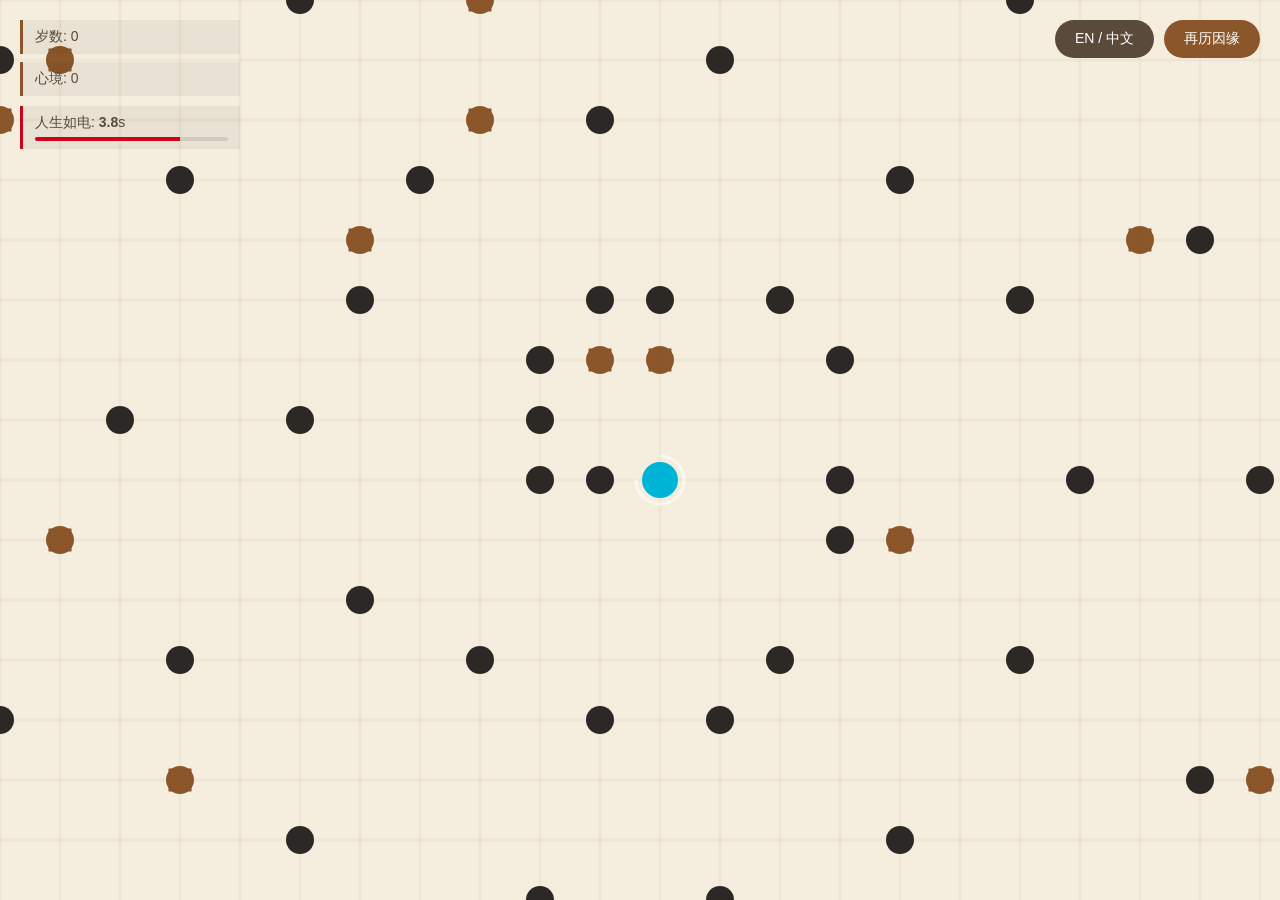
<file: test/game.html>
<!DOCTYPE html>
<html lang="zh-CN">
<head>
    <meta charset="UTF-8">
    <title>生命轨迹：步履不停 Life Trajectory</title>
    <style>
        body, html { margin: 0; padding: 0; overflow: hidden; background-color: #f5eedf; font-family: "PingFang SC", "STHeiti", "Segoe UI", sans-serif; }
        #ui { position: absolute; top: 20px; left: 20px; z-index: 10; pointer-events: none; color: #5a4a3a; width: 220px; }
        .stat { font-size: 14px; margin-bottom: 8px; background: rgba(0,0,0,0.05); padding: 8px 12px; border-left: 3px solid #8b572a; transition: opacity 0.5s; }
        
        #timer-container { margin-top: 10px; border-left-color: #d0021b; }
        #timer-bar-bg { width: 100%; height: 4px; background: rgba(0,0,0,0.1); border-radius: 2px; overflow: hidden; margin-top: 5px; }
        #timer-bar-fill { width: 100%; height: 100%; background: #d0021b; transition: width 0.03s linear; }
        .timer-text { font-weight: bold; color: #d0021b; font-variant-numeric: tabular-nums; }

        #controls { position: absolute; top: 20px; right: 20px; z-index: 110; display: flex; gap: 10px; }
        .btn { padding: 10px 20px; background: #8b572a; color: #fff; border: none; cursor: pointer; border-radius: 25px; font-size: 14px; pointer-events: auto; transition: opacity 0.3s; }
        .btn:hover { opacity: 0.9; }
        #lang-btn { background: #5a4a3a; }

        #gameCanvas { display: block; cursor: crosshair; }
        #overlay { position: fixed; bottom: 30px; right: 30px; width: 400px; max-height: 85%; background: rgba(255, 253, 247, 0.98); border: 1px solid #d2b48c; z-index: 100; color: #4a3e2e; display: flex; flex-direction: column; padding: 25px; border-radius: 15px; box-shadow: 0 15px 45px rgba(0,0,0,0.1); transition: all 0.6s; }
        .hidden { display: none !important; }
        .minimized { width: 160px !important; height: 50px !important; overflow: hidden; padding: 10px !important; opacity: 0.8; }
        .scroll-container { flex-grow: 1; overflow-y: auto; padding-right: 10px; }
        .event-item { padding: 20px 0; border-bottom: 1px dashed #e6dec9; font-size: 13.5px; line-height: 1.8; }
        .age-tag { color: #8b572a; font-weight: bold; margin-right: 12px; }
        .toggle-view { cursor: pointer; color: #8b572a; font-size: 12px; font-weight: bold; text-align: right; text-decoration: underline; margin-bottom: 10px; pointer-events: auto; }
        h2 { font-weight: 300; letter-spacing: 2px; color: #333; margin-top: 0; text-align: center; font-size: 20px; }
    </style>
</head>
<body>

    <div id="controls">
        <button id="lang-btn" class="btn" onclick="toggleLanguage()">EN / 中文</button>
        <button id="restart-btn" class="btn" onclick="location.reload()">再历因缘 / Revisit</button>
    </div>

    <div id="ui">
        <div class="stat"><span id="label-age">岁数</span>: <span id="timer">0</span></div>
        <div class="stat"><span id="label-mind">心境</span>: <span id="score">0</span></div>
        <div class="stat" id="timer-container">
            <span id="label-wait">人生如电</span>: <span id="countdown-text" class="timer-text">5.0</span>s
            <div id="timer-bar-bg"><div id="timer-bar-fill"></div></div>
        </div>
    </div>

    <canvas id="gameCanvas"></canvas>
    
    <div id="overlay" class="hidden">
        <div class="toggle-view" id="toggle-text" onclick="document.getElementById('overlay').classList.toggle('minimized')">[ 观察轨迹 / 生命纪实 ]</div>
        <div class="scroll-container">
            <h2 id="death-title">大限已至，因缘归位</h2>
            <div id="chronicle-list" class="chronicle"></div>
        </div>
    </div>

    <script>
        const canvas = document.getElementById('gameCanvas');
        const ctx = canvas.getContext('2d');
        const timerEl = document.getElementById('timer');
        const scoreEl = document.getElementById('score');
        const countdownText = document.getElementById('countdown-text');
        const timerBarFill = document.getElementById('timer-bar-fill');
        const overlay = document.getElementById('overlay');
        const chronicleList = document.getElementById('chronicle-list');

        let currentLang = 'zh'; 
        const i18n = {
            zh: {
                age: "岁数", mind: "心境", restart: "再历因缘", wait: "人生如电",
                toggle: "[ 观察轨迹 / 生命纪实 ]", death: "大限已至，因缘归位",
                unit: "岁", defaultEvent: "这一岁，你平静地度过，在平淡的琐碎中体味着岁月的流金。",
                deathDesc: (age) => `在 ${age} 岁这一年，你感觉到体内的那股气劲慢慢散去。朱砂色的线条早已将所有破碎的瞬间连接。你安详地闭上眼。`
            },
            en: {
                age: "Age", mind: "Mindset", restart: "Revisit Fate", wait: "Life is Short",
                toggle: "[ Observe Path / Life Chronicles ]", death: "The End has Arrived; Karma Returns",
                unit: "Age", defaultEvent: "This year passes quietly, savoring the flow of time.",
                deathDesc: (age) => `At age ${age}, you feel the energy dissipate. The cinnabar line has connected every moment. You close your eyes.`
            }
        };

        const eventPool = {
            zh: {
                infant: ["摇晃着迈出第一步，世界瞬间辽阔", "在泥地里发现了一只受伤的麻雀，心生悲悯", "把掉落的牙齿扔向房顶，期待长大", "深夜听见父母讨论柴米油盐，察觉生活的重力"],
                teen: ["校赛进球纵情欢呼，这是最纯粹的骄傲", "灯下写了封未寄出的信，藏着夏天的风", "大雪后与好友在车站分别，领略惆怅", "熬夜读完一本改变观点的书，星火凝聚"],
                young: ["拿到第一笔微薄薪水，奖励自己一份晚餐", "独自去了一座陌生的城市，确认孤独的自由", "通宵努力赢得了职场认可，心境自此不同", "简朴仪式上与挚爱交换戒指，生命有了归宿", "看着新生命降临，彻底理解了责任"],
                middle: ["签下房产合同，在城市有了坐标", "带父母远方旅行，心中满是温情", "重拾搁置的爱好，开辟一方静谧", "看着孩子独立步入社会，使命圆满"],
                senior: ["看落叶精准坠地，体悟顺其自然", "整理旧物翻出多年前戏票，字迹已散", "在摇椅上与起伏相对，归于平静", "重拾笔墨，流淌沉淀一生的宁静"],
                tragedy: ["遭遇沉重背叛，审视人性边界", "突如其来的变故，在废墟中学会坚韧", "一场大病卧床数月，看清万物序位"]
            },
            en: {
                infant: ["Took first steps; the world became vast.", "Found an injured sparrow; felt compassion.", "Threw a tooth on the roof; longed for growth.", "Heard parents whispering about bills; felt life's weight."],
                teen: ["Cheered for a winning goal; pure pride.", "Wrote an unsent letter; stored the summer wind.", "Parted at a station; tasted melancholy.", "Read a life-changing book; sparks coalesced."],
                young: ["First paycheck; a modest dinner reward.", "Solo trip to a new city; lonely freedom.", "First professional win; a new mindset.", "Exchanged rings; life found a home.", "New life arrived; duty understood."],
                middle: ["Signed a property deed; found your spot.", "Traveled with parents; heart felt warm.", "Reclaimed a hobby; found inner peace.", "Child became independent; mission complete."],
                senior: ["Watched leaves fall; accepted nature.", "Found an old ticket; faded but clear.", "Rocking chair reflection; waves calmed.", "Flowing brush; lifelong serenity."],
                tragedy: ["Faced betrayal; re-examined humanity.", "Sudden crisis; learned resilience in ruins.", "Major illness; clarified priorities."]
            }
        };

        const gridSize = 60;
        let age = 0; let score = 0;
        let maxAge = 75 + Math.floor(Math.random() * 15); 
        let pieces = []; let activeDrop = null; 
        let history = []; let isEnded = false;
        let fateCenter = { x: 0, y: 0 };
        let lineProgress = 0; let lineAlpha = 0.6; let alphaDir = -0.01;
        const lifeState = { tragedyCount: 0 };
        const usedEventsIndices = new Set();

        const AUTO_LIMIT = 5000; 
        let lastActionTime = Date.now();

        function toggleLanguage() {
            currentLang = currentLang === 'zh' ? 'en' : 'zh';
            updateUI();
        }

        function updateUI() {
            const lang = i18n[currentLang];
            document.getElementById('label-age').innerText = lang.age;
            document.getElementById('label-mind').innerText = lang.mind;
            document.getElementById('label-wait').innerText = lang.wait;
            document.getElementById('restart-btn').innerText = lang.restart;
            document.getElementById('toggle-text').innerText = lang.toggle;
            document.getElementById('death-title').innerText = lang.death;
            if (isEnded || history.length > 0) renderChronicle();
        }

        function getLifeNarrative(age) {
            let category = "";
            let isTragedy = false;
            if (lifeState.tragedyCount < 2 && Math.random() < 0.1) {
                category = "tragedy";
                isTragedy = true;
            } else {
                if (age <= 12) category = "infant";
                else if (age <= 18) category = "teen";
                else if (age <= 35) category = "young";
                else if (age <= 55) category = "middle";
                else category = "senior";
            }
            const poolZh = eventPool.zh[category];
            const availableIndices = poolZh.map((_, i) => i).filter(i => !usedEventsIndices.has(category + i));
            if (availableIndices.length === 0) return { zh: i18n.zh.defaultEvent, en: i18n.en.defaultEvent };
            const randomIndex = availableIndices[Math.floor(Math.random() * availableIndices.length)];
            usedEventsIndices.add(category + randomIndex);
            if(isTragedy) lifeState.tragedyCount++;
            return { zh: eventPool.zh[category][randomIndex], en: eventPool.en[category][randomIndex] };
        }

        function renderChronicle() {
            chronicleList.innerHTML = history.map(ev => {
                const desc = ev.isDeath ? i18n[currentLang].deathDesc(ev.age) : ev.desc[currentLang];
                return `<div class="event-item"><span class="age-tag">${ev.age} ${i18n[currentLang].unit}</span>${desc}</div>`;
            }).join('');
        }

        function resize() { canvas.width = window.innerWidth; canvas.height = window.innerHeight; }

        function init() {
            resize();
            updateUI();
            fateCenter = { x: canvas.width / 2, y: canvas.height / 2 };
            for(let i=0; i<100; i++) {
                const a = i * 0.45; const d = i * 15;
                const x = Math.round((fateCenter.x + Math.cos(a)*d)/gridSize)*gridSize;
                const y = Math.round((fateCenter.y + Math.sin(a)*d)/gridSize)*gridSize;
                if(!pieces.find(p => p.x === x && p.y === y)) pieces.push({x, y, type:'black'});
            }
            generateOrbs();
            const startX = Math.round((canvas.width/2)/gridSize)*gridSize;
            const startY = Math.round((canvas.height/2)/gridSize)*gridSize;
            pieces = pieces.filter(p => !(p.x === startX && p.y === startY));
            activeDrop = { x: startX, y: startY, visualY: startY, state: 'floating' };
            lastActionTime = Date.now();
            draw();
        }

        function generateOrbs() {
            pieces = pieces.filter(p => p.type !== 'mystery');
            for(let i=0; i<12; i++) {
                const x = Math.floor(Math.random() * (canvas.width/gridSize)) * gridSize;
                const y = Math.floor(Math.random() * (canvas.height/gridSize)) * gridSize;
                if (!pieces.find(p => p.x === x && p.y === y)) pieces.push({ x, y, type: 'mystery' });
            }
        }

        function executeMove(tx, ty) {
            if (isEnded) return;
            const target = pieces.find(p => p.x === tx && p.y === ty);

            // 只有当目标不是白色棋子时，才将旧位置转为白色并增加年龄（即生命前进）
            if (!target || target.type !== 'white') {
                pieces.push({ x: activeDrop.x, y: activeDrop.y, type: 'white', order: age });
                if (target && target.type === 'mystery') {
                    pieces = pieces.filter(p => p !== target);
                    score += (Math.random() > 0.4 ? 2 : -2);
                    history.push({ age: age, desc: getLifeNarrative(age), isDeath: false });
                }
                age++;
                timerEl.innerText = age;
                scoreEl.innerText = score;
            }

            // 更新活跃位置（无论是否是白子，水滴都要移过去）
            activeDrop = { x: tx, y: ty, visualY: ty - 100, state: 'falling' };
            lastActionTime = Date.now();

            if (age % 10 === 0 && age > 0) {
                fateCenter = { x: Math.random()*canvas.width, y: Math.random()*canvas.height };
                generateOrbs();
            }
            if (age >= maxAge) finishGame();
        }

        function forceAutoDrive() {
            const dirs = [{x:activeDrop.x+gridSize, y:activeDrop.y},{x:activeDrop.x-gridSize, y:activeDrop.y},{x:activeDrop.x, y:activeDrop.y+gridSize},{x:activeDrop.x, y:activeDrop.y-gridSize}];
            const validDirs = dirs.filter(d => {
                const p = pieces.find(p => p.x === d.x && p.y === d.y);
                return (!p || p.type !== 'black') && d.x >= 0 && d.x <= canvas.width && d.y >= 0 && d.y <= canvas.height;
            });
            const finalMove = validDirs.length > 0 ? validDirs[Math.floor(Math.random()*validDirs.length)] : dirs[0];
            executeMove(finalMove.x, finalMove.y);
        }

        canvas.addEventListener('mousedown', (e) => {
            if (isEnded) return;
            const rect = canvas.getBoundingClientRect();
            const tx = Math.round((e.clientX - rect.left)/gridSize)*gridSize;
            const ty = Math.round((e.clientY - rect.top)/gridSize)*gridSize;
            
            const target = pieces.find(p => p.x === tx && p.y === ty);
            const dx = Math.abs(tx - activeDrop.x);
            const dy = Math.abs(ty - activeDrop.y);

            // 判定逻辑：
            // 1. 距离必须在一格之内。
            // 2. 不能是黑色棋子。
            // 3. 不能点击当前位置本身。
            if (dx > gridSize || dy > gridSize || (dx === 0 && dy === 0)) return;
            if (target && target.type === 'black') return;

            // 如果点击的是白子，executeMove 会处理成“瞬间移动”而不增加年龄
            executeMove(tx, ty);
        });

        function finishGame() {
            isEnded = true;
            history.push({ age: age, isDeath: true });
            overlay.classList.remove('hidden');
            renderChronicle();
        }

        function draw() {
            ctx.clearRect(0, 0, canvas.width, canvas.height);
            ctx.strokeStyle = "rgba(139, 91, 42, 0.05)";
            for(let i=0; i<canvas.width; i+=gridSize){ ctx.beginPath(); ctx.moveTo(i,0); ctx.lineTo(i,canvas.height); ctx.stroke(); }
            for(let i=0; i<canvas.height; i+=gridSize){ ctx.beginPath(); ctx.moveTo(0,i); ctx.lineTo(canvas.width,i); ctx.stroke(); }

            const whites = pieces.filter(p => p.type === 'white').sort((a,b) => a.order - b.order);
            if (whites.length > 1) {
                ctx.beginPath(); ctx.strokeStyle = `rgba(139, 42, 42, ${lineAlpha})`; ctx.lineWidth = 4;
                ctx.moveTo(whites[0].x, whites[0].y);
                const limit = isEnded ? Math.floor(lineProgress * (whites.length - 1)) : whites.length - 1;
                for(let i=1; i<=limit; i++) ctx.lineTo(whites[i].x, whites[i].y);
                ctx.stroke();
                if(isEnded) {
                    if(lineProgress < 1) lineProgress += 0.015;
                    lineAlpha += alphaDir; if(lineAlpha < 0.2 || lineAlpha > 0.8) alphaDir *= -1;
                }
            }

            pieces.forEach(p => {
                ctx.beginPath(); ctx.arc(p.x, p.y, 14, 0, Math.PI*2);
                if (p.type === 'white') { ctx.fillStyle = "#fff"; ctx.shadowBlur = 8; ctx.shadowColor = "#fff"; }
                else if (p.type === 'black') { ctx.fillStyle = "#2c2825"; }
                else if (p.type === 'mystery') { 
                    ctx.strokeStyle = "#8b572a"; ctx.strokeRect(p.x-10, p.y-10, 20, 20); 
                    ctx.fillStyle = "#8b572a"; ctx.font = "12px sans-serif"; ctx.fillText("?", p.x-4, p.y+4);
                }
                ctx.fill(); ctx.shadowBlur = 0;
            });

            if (activeDrop && !isEnded) {
                const elapsed = Date.now() - lastActionTime;
                const timeLeft = Math.max(0, (AUTO_LIMIT - elapsed) / 1000);
                
                countdownText.innerText = timeLeft.toFixed(1);
                timerBarFill.style.width = (timeLeft / (AUTO_LIMIT/1000) * 100) + "%";
                
                const isCritical = timeLeft < 1.5;
                const activeColor = isCritical ? "#d0021b" : "#00b4d8";
                
                countdownText.style.color = isCritical ? "#d0021b" : "#5a4a3a";
                timerBarFill.style.background = isCritical ? "#d0021b" : "#d0021b";

                if (elapsed >= AUTO_LIMIT) forceAutoDrive();
                if (activeDrop.state === 'falling' && activeDrop.visualY < activeDrop.y) activeDrop.visualY += 12;
                
                const timeLeftRatio = timeLeft / (AUTO_LIMIT/1000);
                ctx.beginPath();
                ctx.arc(activeDrop.x, activeDrop.visualY, 24, -Math.PI/2, (-Math.PI/2) + (Math.PI*2 * timeLeftRatio));
                ctx.strokeStyle = isCritical ? "rgba(208, 2, 27, 0.8)" : "rgba(255, 255, 255, 0.6)";
                ctx.lineWidth = 3;
                ctx.stroke();

                ctx.beginPath(); ctx.arc(activeDrop.x, activeDrop.visualY, 18, 0, Math.PI*2);
                ctx.fillStyle = activeColor; ctx.fill();
            }
            requestAnimationFrame(draw);
        }

        window.addEventListener('resize', () => { resize(); });
        init();
    </script>
</body>
</html>
</file>
<file: style.css>
/* Global and Resets */
:root {
    --bg-color: #0b0f19;
    --text-color: #333;
    --book-bg: #fffbf0;
    --book-shadow: 0 20px 50px rgba(0,0,0,0.5);
    --accent-color: #c9a227;
    --accent-hover: #e0b630;
    --font-heading: 'Noto Serif SC', 'Georgia', serif;
    --font-body: 'Inter', 'PingFang SC', sans-serif;
    --page-border: 1px solid #dcd3b6;
}

* {
    margin: 0;
    padding: 0;
    box-sizing: border-box;
}

body {
    background-color: var(--bg-color);
    color: var(--bg-color);
    font-family: var(--font-body);
    min-height: 100vh;
    display: flex;
    justify-content: center;
    align-items: center;
    overflow: hidden;
    position: relative;
}

/* Ambient Background */
.ambient-light {
    position: absolute;
    top: 50%;
    left: 50%;
    transform: translate(-50%, -50%);
    width: 80vw;
    height: 80vh;
    background: radial-gradient(circle, rgba(16, 31, 56, 1) 0%, rgba(11, 15, 25, 1) 70%);
    z-index: -2;
}

.particles {
    position: absolute;
    top: 0;
    left: 0;
    width: 100%;
    height: 100%;
    z-index: -1;
    pointer-events: none;
    opacity: 0.3;
    background-image: radial-gradient(circle, #ffffff 1px, transparent 1px);
    background-size: 50px 50px;
    animation: floating 60s linear infinite;
}

@keyframes floating {
    0% { background-position: 0 0; }
    100% { background-position: 1000px 1000px; }
}

/* Top Controls */
#global-controls {
    position: absolute;
    top: 20px;
    right: 30px;
    z-index: 100;
}

#lang-toggle {
    background: rgba(255, 255, 255, 0.1);
    backdrop-filter: blur(10px);
    border: 1px solid rgba(255, 255, 255, 0.2);
    color: #fff;
    padding: 10px 20px;
    border-radius: 30px;
    cursor: pointer;
    font-family: var(--font-body);
    font-size: 14px;
    transition: all 0.3s ease;
}

#lang-toggle:hover {
    background: rgba(255, 255, 255, 0.2);
    border-color: var(--accent-color);
}

/* Book Container */
.book-container {
    width: 90vw;
    max-width: 1200px;
    height: 85vh;
    background-color: transparent;
    position: relative;
    perspective: 1000px;
}

/* Pages */
.page {
    position: absolute;
    top: 0;
    left: 0;
    width: 100%;
    height: 100%;
    display: flex;
    opacity: 0;
    visibility: hidden;
    transition: opacity 0.6s ease;
}

.page.active {
    opacity: 1;
    visibility: visible;
}

.hidden {
    display: none !important;
}

/* Double Page Layout */
.d-page {
    background: var(--book-bg);
    border-radius: 12px;
    box-shadow: var(--book-shadow);
    display: flex;
    flex-direction: row;
    overflow: hidden;
}

/* Book spine effect */
.d-page::after {
    content: '';
    position: absolute;
    top: 0;
    bottom: 0;
    left: 50%;
    width: 40px;
    transform: translateX(-50%);
    background: linear-gradient(to right, 
        rgba(0,0,0,0) 0%, 
        rgba(0,0,0,0.05) 50%, 
        rgba(0,0,0,0) 100%);
    pointer-events: none;
    z-index: 10;
}

.page-content {
    flex: 1;
    padding: 60px;
    position: relative;
    display: flex;
    flex-direction: column;
}

.left-page {
    border-right: var(--page-border);
}

.right-page {
    border-left: var(--page-border);
}

/* Typography styles */
h1 {
    font-family: var(--font-heading);
    font-size: 4rem;
    font-weight: 400;
    color: #fff;
    text-align: center;
    text-shadow: 0 4px 20px rgba(0,0,0,0.8);
    letter-spacing: 2px;
    margin-bottom: 30px;
}

.subtitle {
    font-size: 2.5rem;
    opacity: 0.8;
}

h2 {
    font-family: var(--font-heading);
    font-size: 2.5rem;
    font-weight: 400;
    color: var(--text-color);
    margin-bottom: 2rem;
    text-align: center;
}

h3 {
    font-family: var(--font-heading);
    font-size: 1.5rem;
    color: var(--text-color);
    margin-bottom: 1.5rem;
}

.highlight-tag {
    display: inline-block;
    background-color: var(--accent-color);
    color: #fff;
    padding: 5px 15px;
    border-radius: 20px;
    font-size: 14px;
    font-family: var(--font-body);
    font-weight: 600;
    margin-bottom: 20px;
}

p, li {
    font-size: 16px;
    line-height: 1.8;
    color: #4a4a4a;
    margin-bottom: 1rem;
    text-align: justify;
}

.large-text p {
    font-size: 1.2rem;
    line-height: 2;
    color: #333;
}

.text-container {
    flex-grow: 1;
    overflow-y: auto;
    padding-right: 15px;
}

/* Custom Scrollbar */
.text-container::-webkit-scrollbar, .scrollable::-webkit-scrollbar {
    width: 6px;
}
.text-container::-webkit-scrollbar-track, .scrollable::-webkit-scrollbar-track {
    background: transparent;
}
.text-container::-webkit-scrollbar-thumb, .scrollable::-webkit-scrollbar-thumb {
    background: #dcd3b6;
    border-radius: 3px;
}

/* Start Screen */
.start-screen {
    width: 100%;
    height: 100%;
    display: flex;
    flex-direction: column;
    justify-content: center;
    align-items: center;
    cursor: pointer;
    background: radial-gradient(circle at center, rgba(16,31,56,0.8) 0%, rgba(0,0,0,0.9) 100%);
    position: relative;
}

.logo-container {
    width: 300px;
    height: 300px;
    border-radius: 50%;
    overflow: hidden;
    box-shadow: 0 0 50px rgba(122, 184, 255, 0.3);
    border: 2px solid rgba(255, 255, 255, 0.1);
    margin-bottom: 40px;
    transition: transform 0.5s ease;
}

.logo-image {
    width: 100%;
    height: 100%;
    object-fit: cover;
}

.start-screen:hover .logo-container {
    transform: scale(1.05);
}

.click-to-start {
    color: rgba(255, 255, 255, 0.6);
    font-size: 1.2rem;
    letter-spacing: 4px;
    animation: pulse 2s infinite;
}

@keyframes pulse {
    0% { opacity: 0.4; }
    50% { opacity: 1; }
    100% { opacity: 0.4; }
}

/* TOC styles */
.toc-list, .toc-list-secondary, .ref-toc {
    list-style: none;
    margin-left: 20px;
}

.toc-list li, .toc-list-secondary li, .ref-toc li a {
    font-size: 1.2rem;
    margin-bottom: 1.5rem;
    cursor: pointer;
    transition: color 0.3s;
    font-family: var(--font-heading);
    color: #4a4a4a;
    text-decoration: none;
    display: block;
}

.toc-list li:hover, .toc-list-secondary li:hover, .ref-toc li a:hover {
    color: var(--accent-color);
}

.toc-list-secondary li {
    opacity: 0.7;
    cursor: default;
}

/* Images in book */
.image-placeholder {
    width: 100%;
    height: 250px;
    border-radius: 20px;
    overflow: hidden;
    margin: 20px 0;
    box-shadow: 0 10px 30px rgba(0,0,0,0.15);
    border: 1px solid rgba(0,0,0,0.05);
}

.image-placeholder img {
    width: 100%;
    height: 100%;
    object-fit: cover;
    transition: transform 0.8s ease;
}

.image-placeholder:hover img {
    transform: scale(1.05);
}

/* Icons */
.top-icons {
    position: absolute;
    top: 30px;
    left: 40px;
    display: flex;
    gap: 15px;
}

.top-icons.right-align {
    left: auto;
    right: 40px;
}

.icon {
    font-size: 24px;
    cursor: pointer;
    opacity: 0.6;
    transition: all 0.3s ease;
    background: #f0e6cd;
    width: 45px;
    height: 45px;
    display: flex;
    justify-content: center;
    align-items: center;
    border-radius: 50%;
    box-shadow: inset 0 2px 5px rgba(0,0,0,0.1);
}

.icon:hover {
    opacity: 1;
    transform: translateY(-2px);
    box-shadow: 0 5px 15px rgba(0,0,0,0.1);
}

.icon[title="Save"] {
    width: 32px;
    height: 32px;
    font-size: 16px;
    margin-top: -5px; /* Move upward */
}

.icon[title="Save"]:hover {
    transform: translateY(-7px);
}

/* Game button attention animation */
@keyframes game-btn-pulse {
    0%   { transform: scale(1);    box-shadow: 0 0 0 0 rgba(201, 162, 39, 0.7), inset 0 2px 5px rgba(0,0,0,0.1); }
    50%  { transform: scale(1.12); box-shadow: 0 0 0 10px rgba(201, 162, 39, 0), inset 0 2px 5px rgba(0,0,0,0.1); }
    100% { transform: scale(1);    box-shadow: 0 0 0 0 rgba(201, 162, 39, 0), inset 0 2px 5px rgba(0,0,0,0.1); }
}

.icon[title="Play Game"] {
    animation: game-btn-pulse 2s ease-in-out infinite;
    background: linear-gradient(135deg, #f0e6cd 0%, #fdf3d8 100%);
    border: 1.5px solid rgba(201, 162, 39, 0.5);
    opacity: 0.9;
}

.icon[title="Play Game"]:hover {
    animation: none;
    transform: scale(1.15) translateY(-2px);
    background: linear-gradient(135deg, #fdf3d8 0%, #fff8e7 100%);
    box-shadow: 0 6px 20px rgba(201, 162, 39, 0.5);
    opacity: 1;
    border-color: var(--accent-color);
}

/* Buttons */
.nav-icon-bottom-left, .nav-icon-bottom-right {
    position: absolute;
    bottom: 30px;
    font-size: 30px;
    cursor: pointer;
    opacity: 0.7;
    transition: all 0.3s;
    color: var(--accent-color);
    font-weight: bold;
    display: flex;
    align-items: center;
    gap: 10px;
}

.nav-icon-bottom-left { left: 40px; }
.nav-icon-bottom-right { right: 40px; }

.nav-icon-bottom-left:hover {
    opacity: 1;
    transform: translateX(-5px);
}
.nav-icon-bottom-right:hover {
    opacity: 1;
    transform: translateX(5px);
}

.my-answer-btn {
    background-color: var(--accent-color);
    color: #fff;
    padding: 15px 30px;
    border-radius: 30px;
    font-size: 1.2rem;
    font-family: var(--font-body);
    font-weight: 600;
    display: inline-flex;
    align-items: center;
    justify-content: center;
    gap: 15px;
    cursor: pointer;
    transition: all 0.3s ease;
    align-self: flex-start;
    margin-top: 40px;
    box-shadow: 0 10px 20px rgba(201, 162, 39, 0.3);
}

.my-answer-btn:hover {
    background-color: var(--accent-hover);
    transform: translateY(-3px);
    box-shadow: 0 15px 25px rgba(201, 162, 39, 0.4);
}

/* Reference blocks */
.ref-content-block {
    margin-bottom: 2rem;
    padding-bottom: 1.5rem;
    border-bottom: 1px solid rgba(0,0,0,0.05);
}

.ref-content-block h4 {
    font-family: var(--font-heading);
    color: #333;
    margin-bottom: 10px;
    font-size: 1.2rem;
}

.scrollable {
    overflow-y: auto;
}
</file>
<file: test/style.css>
/* Global and Resets */
:root {
    --bg-color: #0b0f19;
    --text-color: #333;
    --book-bg: #fffbf0;
    --book-shadow: 0 20px 50px rgba(0,0,0,0.5);
    --accent-color: #c9a227;
    --accent-hover: #e0b630;
    --font-heading: 'Noto Serif SC', 'Georgia', serif;
    --font-body: 'Inter', 'PingFang SC', sans-serif;
    --page-border: 1px solid #dcd3b6;
}

* {
    margin: 0;
    padding: 0;
    box-sizing: border-box;
}

body {
    background-color: var(--bg-color);
    color: var(--bg-color);
    font-family: var(--font-body);
    min-height: 100vh;
    display: flex;
    justify-content: center;
    align-items: center;
    overflow: hidden;
    position: relative;
}

/* Ambient Background */
.ambient-light {
    position: absolute;
    top: 50%;
    left: 50%;
    transform: translate(-50%, -50%);
    width: 80vw;
    height: 80vh;
    background: radial-gradient(circle, rgba(16, 31, 56, 1) 0%, rgba(11, 15, 25, 1) 70%);
    z-index: -2;
}

.particles {
    position: absolute;
    top: 0;
    left: 0;
    width: 100%;
    height: 100%;
    z-index: -1;
    pointer-events: none;
    opacity: 0.3;
    background-image: radial-gradient(circle, #ffffff 1px, transparent 1px);
    background-size: 50px 50px;
    animation: floating 60s linear infinite;
}

@keyframes floating {
    0% { background-position: 0 0; }
    100% { background-position: 1000px 1000px; }
}

/* Top Controls */
#global-controls {
    position: absolute;
    top: 20px;
    right: 30px;
    z-index: 100;
}

#lang-toggle {
    background: rgba(255, 255, 255, 0.1);
    backdrop-filter: blur(10px);
    border: 1px solid rgba(255, 255, 255, 0.2);
    color: #fff;
    padding: 10px 20px;
    border-radius: 30px;
    cursor: pointer;
    font-family: var(--font-body);
    font-size: 14px;
    transition: all 0.3s ease;
}

#lang-toggle:hover {
    background: rgba(255, 255, 255, 0.2);
    border-color: var(--accent-color);
}

/* Book Container */
.book-container {
    width: 90vw;
    max-width: 1200px;
    height: 85vh;
    background-color: transparent;
    position: relative;
    perspective: 1000px;
}

/* Pages */
.page {
    position: absolute;
    top: 0;
    left: 0;
    width: 100%;
    height: 100%;
    display: flex;
    opacity: 0;
    visibility: hidden;
    transition: opacity 0.6s ease;
}

.page.active {
    opacity: 1;
    visibility: visible;
}

.hidden {
    display: none !important;
}

/* Double Page Layout */
.d-page {
    background: var(--book-bg);
    border-radius: 12px;
    box-shadow: var(--book-shadow);
    display: flex;
    flex-direction: row;
    overflow: hidden;
}

/* Book spine effect */
.d-page::after {
    content: '';
    position: absolute;
    top: 0;
    bottom: 0;
    left: 50%;
    width: 40px;
    transform: translateX(-50%);
    background: linear-gradient(to right, 
        rgba(0,0,0,0) 0%, 
        rgba(0,0,0,0.05) 50%, 
        rgba(0,0,0,0) 100%);
    pointer-events: none;
    z-index: 10;
}

.page-content {
    flex: 1;
    padding: 60px;
    position: relative;
    display: flex;
    flex-direction: column;
}

.left-page {
    border-right: var(--page-border);
}

.right-page {
    border-left: var(--page-border);
}

/* Typography styles */
h1 {
    font-family: var(--font-heading);
    font-size: 4rem;
    font-weight: 400;
    color: #fff;
    text-align: center;
    text-shadow: 0 4px 20px rgba(0,0,0,0.8);
    letter-spacing: 2px;
    margin-bottom: 30px;
}

.subtitle {
    font-size: 2.5rem;
    opacity: 0.8;
}

h2 {
    font-family: var(--font-heading);
    font-size: 2.5rem;
    font-weight: 400;
    color: var(--text-color);
    margin-bottom: 2rem;
    text-align: center;
}

h3 {
    font-family: var(--font-heading);
    font-size: 1.5rem;
    color: var(--text-color);
    margin-bottom: 1.5rem;
}

.highlight-tag {
    display: inline-block;
    background-color: var(--accent-color);
    color: #fff;
    padding: 5px 15px;
    border-radius: 20px;
    font-size: 14px;
    font-family: var(--font-body);
    font-weight: 600;
    margin-bottom: 20px;
}

p, li {
    font-size: 16px;
    line-height: 1.8;
    color: #4a4a4a;
    margin-bottom: 1rem;
    text-align: justify;
}

.large-text p {
    font-size: 1.2rem;
    line-height: 2;
    color: #333;
}

.text-container {
    flex-grow: 1;
    overflow-y: auto;
    padding-right: 15px;
}

/* Custom Scrollbar */
.text-container::-webkit-scrollbar, .scrollable::-webkit-scrollbar {
    width: 6px;
}
.text-container::-webkit-scrollbar-track, .scrollable::-webkit-scrollbar-track {
    background: transparent;
}
.text-container::-webkit-scrollbar-thumb, .scrollable::-webkit-scrollbar-thumb {
    background: #dcd3b6;
    border-radius: 3px;
}

/* Start Screen */
.start-screen {
    width: 100%;
    height: 100%;
    display: flex;
    flex-direction: column;
    justify-content: center;
    align-items: center;
    cursor: pointer;
    background: radial-gradient(circle at center, rgba(16,31,56,0.8) 0%, rgba(0,0,0,0.9) 100%);
    position: relative;
}

.logo-container {
    width: 300px;
    height: 300px;
    border-radius: 50%;
    overflow: hidden;
    box-shadow: 0 0 50px rgba(122, 184, 255, 0.3);
    border: 2px solid rgba(255, 255, 255, 0.1);
    margin-bottom: 40px;
    transition: transform 0.5s ease;
}

.logo-image {
    width: 100%;
    height: 100%;
    object-fit: cover;
}

.start-screen:hover .logo-container {
    transform: scale(1.05);
}

.click-to-start {
    color: rgba(255, 255, 255, 0.6);
    font-size: 1.2rem;
    letter-spacing: 4px;
    animation: pulse 2s infinite;
}

@keyframes pulse {
    0% { opacity: 0.4; }
    50% { opacity: 1; }
    100% { opacity: 0.4; }
}

/* TOC styles */
.toc-list, .toc-list-secondary, .ref-toc {
    list-style: none;
    margin-left: 20px;
}

.toc-list li, .toc-list-secondary li, .ref-toc li a {
    font-size: 1.2rem;
    margin-bottom: 1.5rem;
    cursor: pointer;
    transition: color 0.3s;
    font-family: var(--font-heading);
    color: #4a4a4a;
    text-decoration: none;
    display: block;
}

.toc-list li:hover, .toc-list-secondary li:hover, .ref-toc li a:hover {
    color: var(--accent-color);
}

.toc-list-secondary li {
    opacity: 0.7;
    cursor: default;
}

/* Images in book */
.image-placeholder {
    width: 100%;
    height: 250px;
    border-radius: 20px;
    overflow: hidden;
    margin: 20px 0;
    box-shadow: 0 10px 30px rgba(0,0,0,0.15);
    border: 1px solid rgba(0,0,0,0.05);
}

.image-placeholder img {
    width: 100%;
    height: 100%;
    object-fit: cover;
    transition: transform 0.8s ease;
}

.image-placeholder:hover img {
    transform: scale(1.05);
}

/* Icons */
.top-icons {
    position: absolute;
    top: 30px;
    left: 40px;
    display: flex;
    gap: 15px;
}

.top-icons.right-align {
    left: auto;
    right: 40px;
}

.icon {
    font-size: 24px;
    cursor: pointer;
    opacity: 0.6;
    transition: all 0.3s ease;
    background: #f0e6cd;
    width: 45px;
    height: 45px;
    display: flex;
    justify-content: center;
    align-items: center;
    border-radius: 50%;
    box-shadow: inset 0 2px 5px rgba(0,0,0,0.1);
}

.icon:hover {
    opacity: 1;
    transform: translateY(-2px);
    box-shadow: 0 5px 15px rgba(0,0,0,0.1);
}

/* Buttons */
.nav-icon-bottom-left, .nav-icon-bottom-right {
    position: absolute;
    bottom: 30px;
    font-size: 30px;
    cursor: pointer;
    opacity: 0.7;
    transition: all 0.3s;
    color: var(--accent-color);
    font-weight: bold;
    display: flex;
    align-items: center;
    gap: 10px;
}

.nav-icon-bottom-left { left: 40px; }
.nav-icon-bottom-right { right: 40px; }

.nav-icon-bottom-left:hover {
    opacity: 1;
    transform: translateX(-5px);
}
.nav-icon-bottom-right:hover {
    opacity: 1;
    transform: translateX(5px);
}

.my-answer-btn {
    background-color: var(--accent-color);
    color: #fff;
    padding: 15px 30px;
    border-radius: 30px;
    font-size: 1.2rem;
    font-family: var(--font-body);
    font-weight: 600;
    display: inline-flex;
    align-items: center;
    justify-content: center;
    gap: 15px;
    cursor: pointer;
    transition: all 0.3s ease;
    align-self: flex-start;
    margin-top: 40px;
    box-shadow: 0 10px 20px rgba(201, 162, 39, 0.3);
}

.my-answer-btn:hover {
    background-color: var(--accent-hover);
    transform: translateY(-3px);
    box-shadow: 0 15px 25px rgba(201, 162, 39, 0.4);
}

/* Reference blocks */
.ref-content-block {
    margin-bottom: 2rem;
    padding-bottom: 1.5rem;
    border-bottom: 1px solid rgba(0,0,0,0.05);
}

.ref-content-block h4 {
    font-family: var(--font-heading);
    color: #333;
    margin-bottom: 10px;
    font-size: 1.2rem;
}

.scrollable {
    overflow-y: auto;
}
</file>
